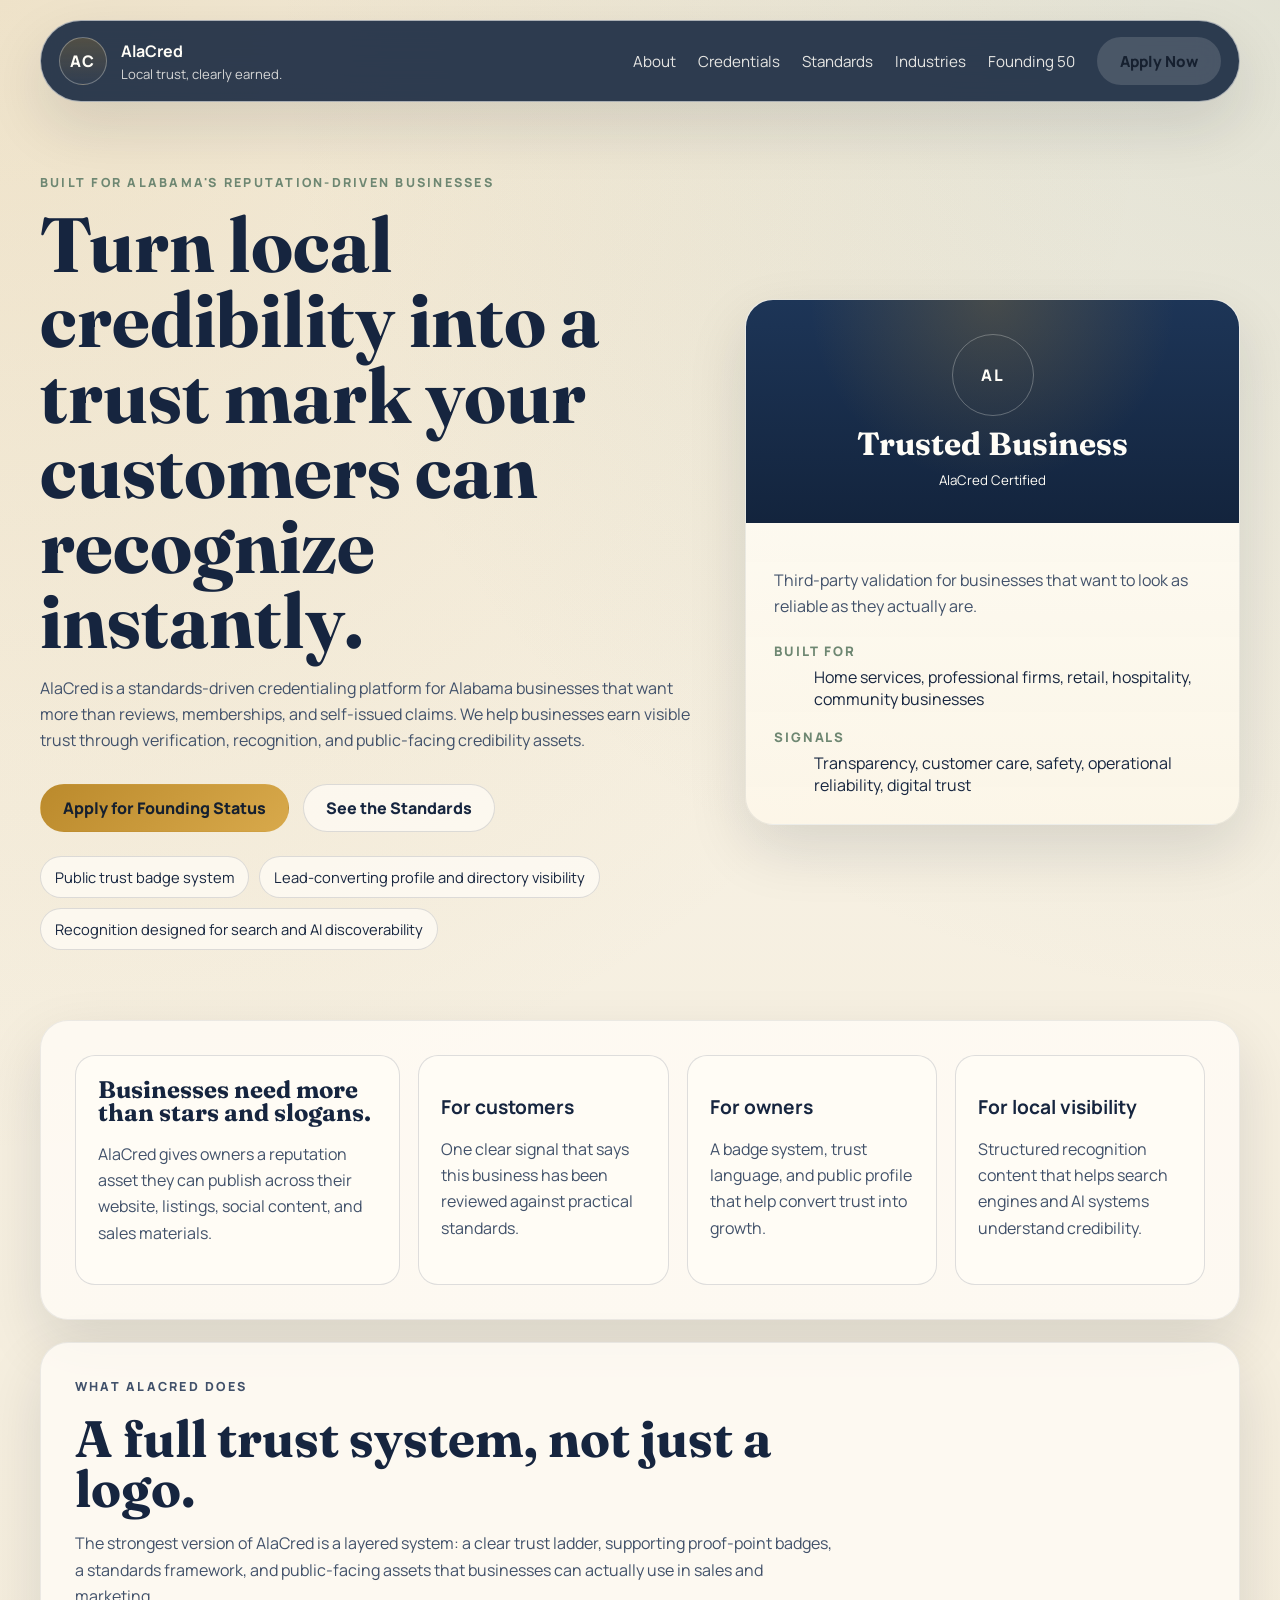
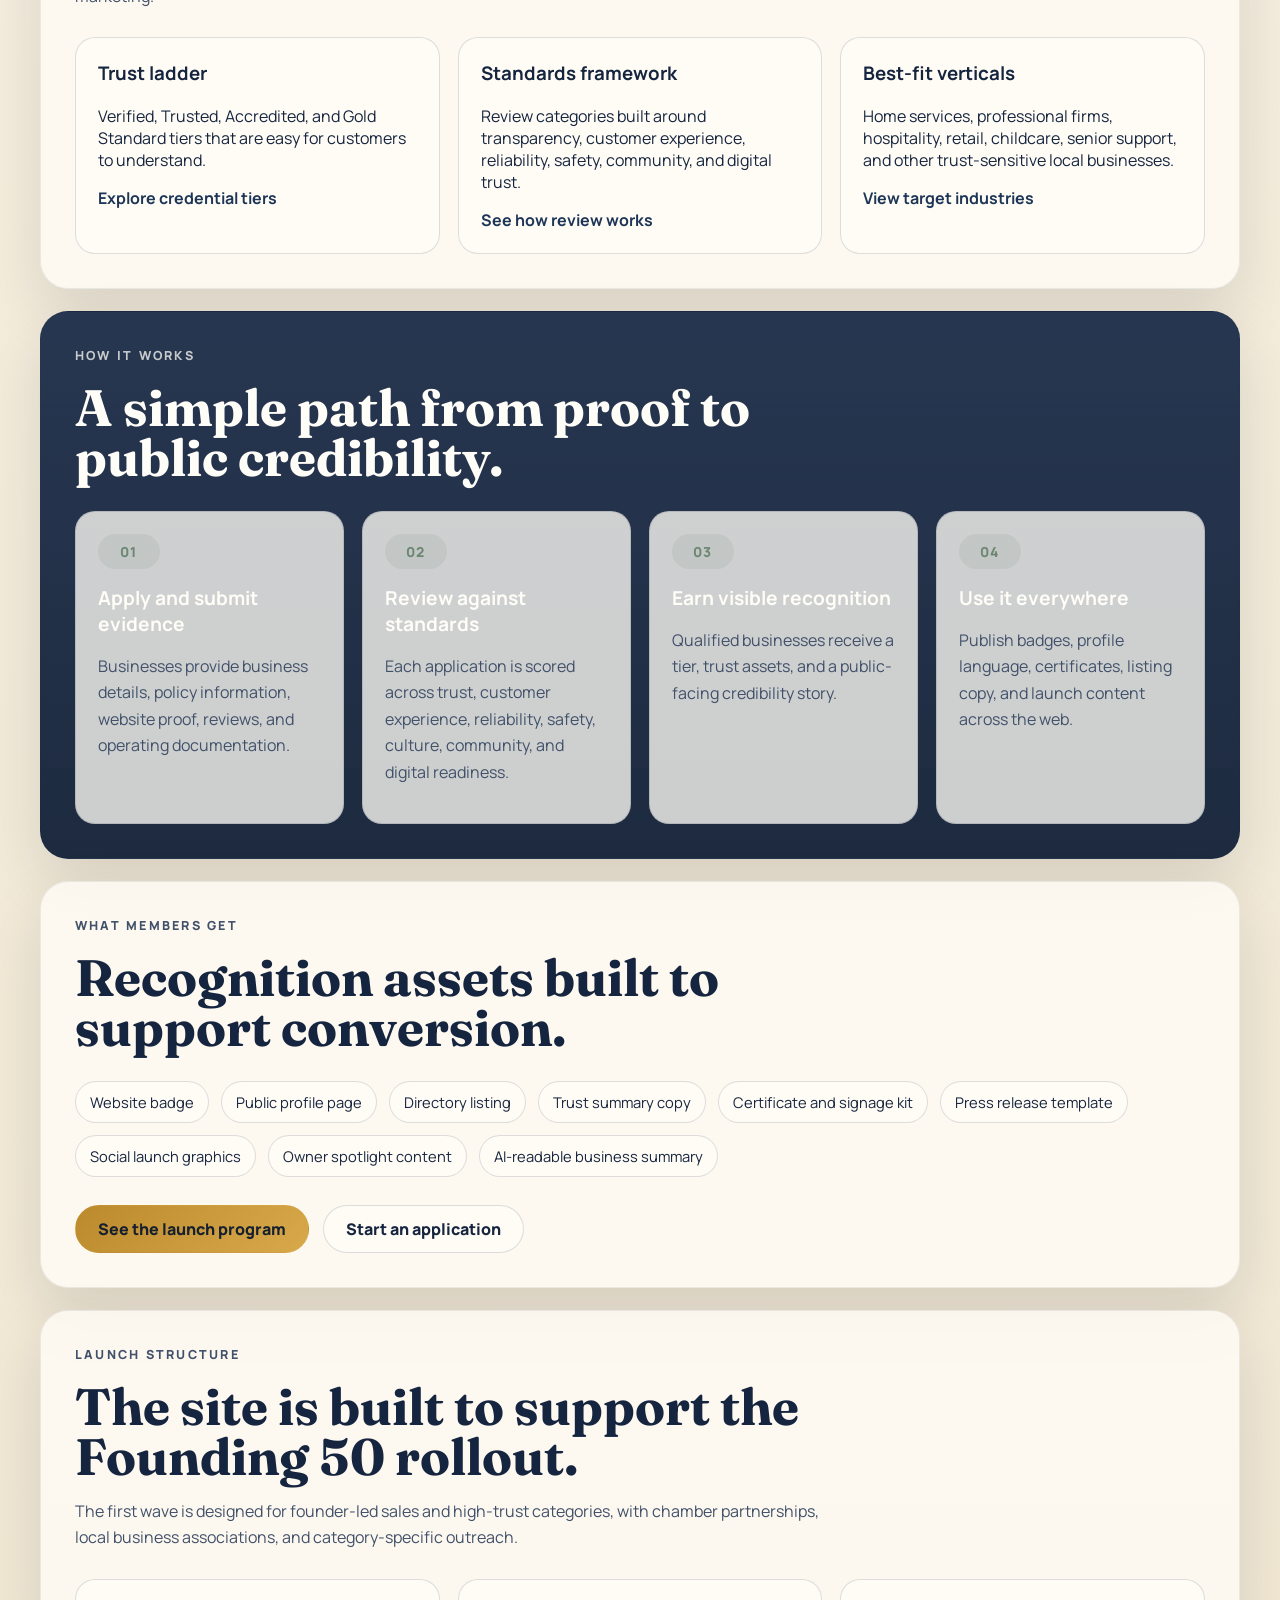
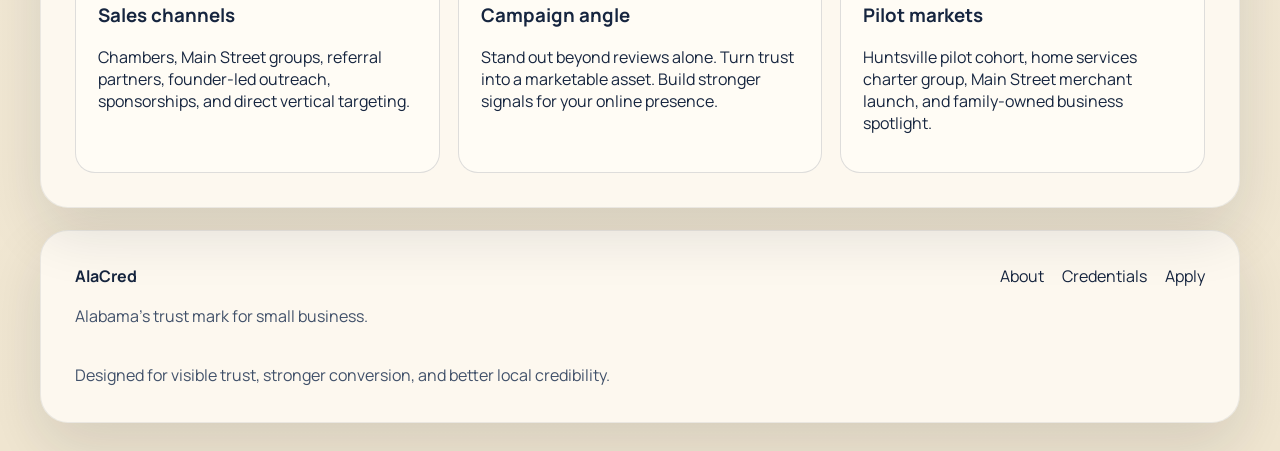
<file: index.html>
<!DOCTYPE html>
<html lang="en">
  <head>
    <meta charset="UTF-8" />
    <meta name="viewport" content="width=device-width, initial-scale=1.0" />
    <title>AlaCred | Alabama's Trust Mark for Small Business</title>
    <meta
      name="description"
      content="AlaCred helps Alabama businesses earn visible trust through standards-driven credentials, public recognition, and credibility assets customers can actually see."
    />
    <link rel="preconnect" href="https://fonts.googleapis.com" />
    <link rel="preconnect" href="https://fonts.gstatic.com" crossorigin />
    <link
      href="https://fonts.googleapis.com/css2?family=Fraunces:opsz,wght@9..144,600;9..144,700&family=Manrope:wght@400;500;600;700;800&display=swap"
      rel="stylesheet"
    />
    <link rel="stylesheet" href="./styles.css" />
  </head>
  <body data-page="home">
    <div class="site-shell">
      <header class="topbar">
        <a class="brand" href="./index.html" aria-label="AlaCred home">
          <span class="brand__seal">AC</span>
          <span class="brand__wording">
            <strong>AlaCred</strong>
            <span>Local trust, clearly earned.</span>
          </span>
        </a>
        <button class="nav-toggle" type="button" aria-expanded="false" aria-label="Open navigation">
          <span></span>
          <span></span>
        </button>
        <nav class="topnav">
          <a href="./about.html">About</a>
          <a href="./credentials.html">Credentials</a>
          <a href="./standards.html">Standards</a>
          <a href="./industries.html">Industries</a>
          <a href="./founding-50.html">Founding 50</a>
          <a class="button button--nav" href="./apply.html">Apply Now</a>
        </nav>
      </header>

      <main>
        <section class="hero hero--home" id="hero">
          <div class="hero__copy reveal">
            <p class="eyebrow">Built for Alabama's reputation-driven businesses</p>
            <h1>Turn local credibility into a trust mark your customers can recognize instantly.</h1>
            <p class="hero__lede">
              AlaCred is a standards-driven credentialing platform for Alabama businesses that want
              more than reviews, memberships, and self-issued claims. We help businesses earn visible
              trust through verification, recognition, and public-facing credibility assets.
            </p>
            <div class="hero__actions">
              <a class="button" href="./apply.html">Apply for Founding Status</a>
              <a class="button button--ghost" href="./standards.html">See the Standards</a>
            </div>
            <ul class="hero__signals">
              <li>Public trust badge system</li>
              <li>Lead-converting profile and directory visibility</li>
              <li>Recognition designed for search and AI discoverability</li>
            </ul>
          </div>
          <div class="hero__visual reveal">
            <article class="trust-card">
              <div class="trust-card__seal">
                <span>AL</span>
                <strong>Trusted Business</strong>
                <small>AlaCred Certified</small>
              </div>
              <div class="trust-card__body">
                <p>Third-party validation for businesses that want to look as reliable as they actually are.</p>
                <dl>
                  <div>
                    <dt>Built for</dt>
                    <dd>Home services, professional firms, retail, hospitality, community businesses</dd>
                  </div>
                  <div>
                    <dt>Signals</dt>
                    <dd>Transparency, customer care, safety, operational reliability, digital trust</dd>
                  </div>
                </dl>
              </div>
            </article>
          </div>
        </section>

        <section class="proof-grid reveal">
          <article>
            <h2>Businesses need more than stars and slogans.</h2>
            <p>
              AlaCred gives owners a reputation asset they can publish across their website, listings,
              social content, and sales materials.
            </p>
          </article>
          <article>
            <h3>For customers</h3>
            <p>One clear signal that says this business has been reviewed against practical standards.</p>
          </article>
          <article>
            <h3>For owners</h3>
            <p>A badge system, trust language, and public profile that help convert trust into growth.</p>
          </article>
          <article>
            <h3>For local visibility</h3>
            <p>Structured recognition content that helps search engines and AI systems understand credibility.</p>
          </article>
        </section>

        <section class="section reveal">
          <div class="section-heading">
            <p class="eyebrow">What AlaCred Does</p>
            <h2>A full trust system, not just a logo.</h2>
            <p>
              The strongest version of AlaCred is a layered system: a clear trust ladder, supporting
              proof-point badges, a standards framework, and public-facing assets that businesses can
              actually use in sales and marketing.
            </p>
          </div>
          <div class="feature-split">
            <article class="feature-panel">
              <h3>Trust ladder</h3>
              <p>Verified, Trusted, Accredited, and Gold Standard tiers that are easy for customers to understand.</p>
              <a class="text-link" href="./credentials.html">Explore credential tiers</a>
            </article>
            <article class="feature-panel">
              <h3>Standards framework</h3>
              <p>Review categories built around transparency, customer experience, reliability, safety, community, and digital trust.</p>
              <a class="text-link" href="./standards.html">See how review works</a>
            </article>
            <article class="feature-panel">
              <h3>Best-fit verticals</h3>
              <p>Home services, professional firms, hospitality, retail, childcare, senior support, and other trust-sensitive local businesses.</p>
              <a class="text-link" href="./industries.html">View target industries</a>
            </article>
          </div>
        </section>

        <section class="section section--contrast reveal">
          <div class="section-heading">
            <p class="eyebrow">How It Works</p>
            <h2>A simple path from proof to public credibility.</h2>
          </div>
          <div class="steps">
            <article class="step-card">
              <span>01</span>
              <h3>Apply and submit evidence</h3>
              <p>Businesses provide business details, policy information, website proof, reviews, and operating documentation.</p>
            </article>
            <article class="step-card">
              <span>02</span>
              <h3>Review against standards</h3>
              <p>Each application is scored across trust, customer experience, reliability, safety, culture, community, and digital readiness.</p>
            </article>
            <article class="step-card">
              <span>03</span>
              <h3>Earn visible recognition</h3>
              <p>Qualified businesses receive a tier, trust assets, and a public-facing credibility story.</p>
            </article>
            <article class="step-card">
              <span>04</span>
              <h3>Use it everywhere</h3>
              <p>Publish badges, profile language, certificates, listing copy, and launch content across the web.</p>
            </article>
          </div>
        </section>

        <section class="section section--grid reveal">
          <div class="section-heading">
            <p class="eyebrow">What Members Get</p>
            <h2>Recognition assets built to support conversion.</h2>
          </div>
          <div class="asset-board">
            <span>Website badge</span>
            <span>Public profile page</span>
            <span>Directory listing</span>
            <span>Trust summary copy</span>
            <span>Certificate and signage kit</span>
            <span>Press release template</span>
            <span>Social launch graphics</span>
            <span>Owner spotlight content</span>
            <span>AI-readable business summary</span>
          </div>
          <div class="cta-row">
            <a class="button" href="./founding-50.html">See the launch program</a>
            <a class="button button--ghost" href="./apply.html">Start an application</a>
          </div>
        </section>

        <section class="section reveal">
          <div class="section-heading">
            <p class="eyebrow">Launch Structure</p>
            <h2>The site is built to support the Founding 50 rollout.</h2>
            <p>
              The first wave is designed for founder-led sales and high-trust categories, with
              chamber partnerships, local business associations, and category-specific outreach.
            </p>
          </div>
          <div class="launch-grid">
            <article class="launch-card">
              <h3>Sales channels</h3>
              <p>Chambers, Main Street groups, referral partners, founder-led outreach, sponsorships, and direct vertical targeting.</p>
            </article>
            <article class="launch-card">
              <h3>Campaign angle</h3>
              <p>Stand out beyond reviews alone. Turn trust into a marketable asset. Build stronger signals for your online presence.</p>
            </article>
            <article class="launch-card">
              <h3>Pilot markets</h3>
              <p>Huntsville pilot cohort, home services charter group, Main Street merchant launch, and family-owned business spotlight.</p>
            </article>
          </div>
        </section>
      </main>

      <footer class="footer">
        <div>
          <strong>AlaCred</strong>
          <p>Alabama's trust mark for small business.</p>
        </div>
        <div>
          <a href="./about.html">About</a>
          <a href="./credentials.html">Credentials</a>
          <a href="./apply.html">Apply</a>
        </div>
        <p class="footer__meta">Designed for visible trust, stronger conversion, and better local credibility.</p>
      </footer>
    </div>

    <div class="toast" aria-live="polite" aria-atomic="true"></div>
    <script src="./main.js"></script>
  </body>
</html>
</file>
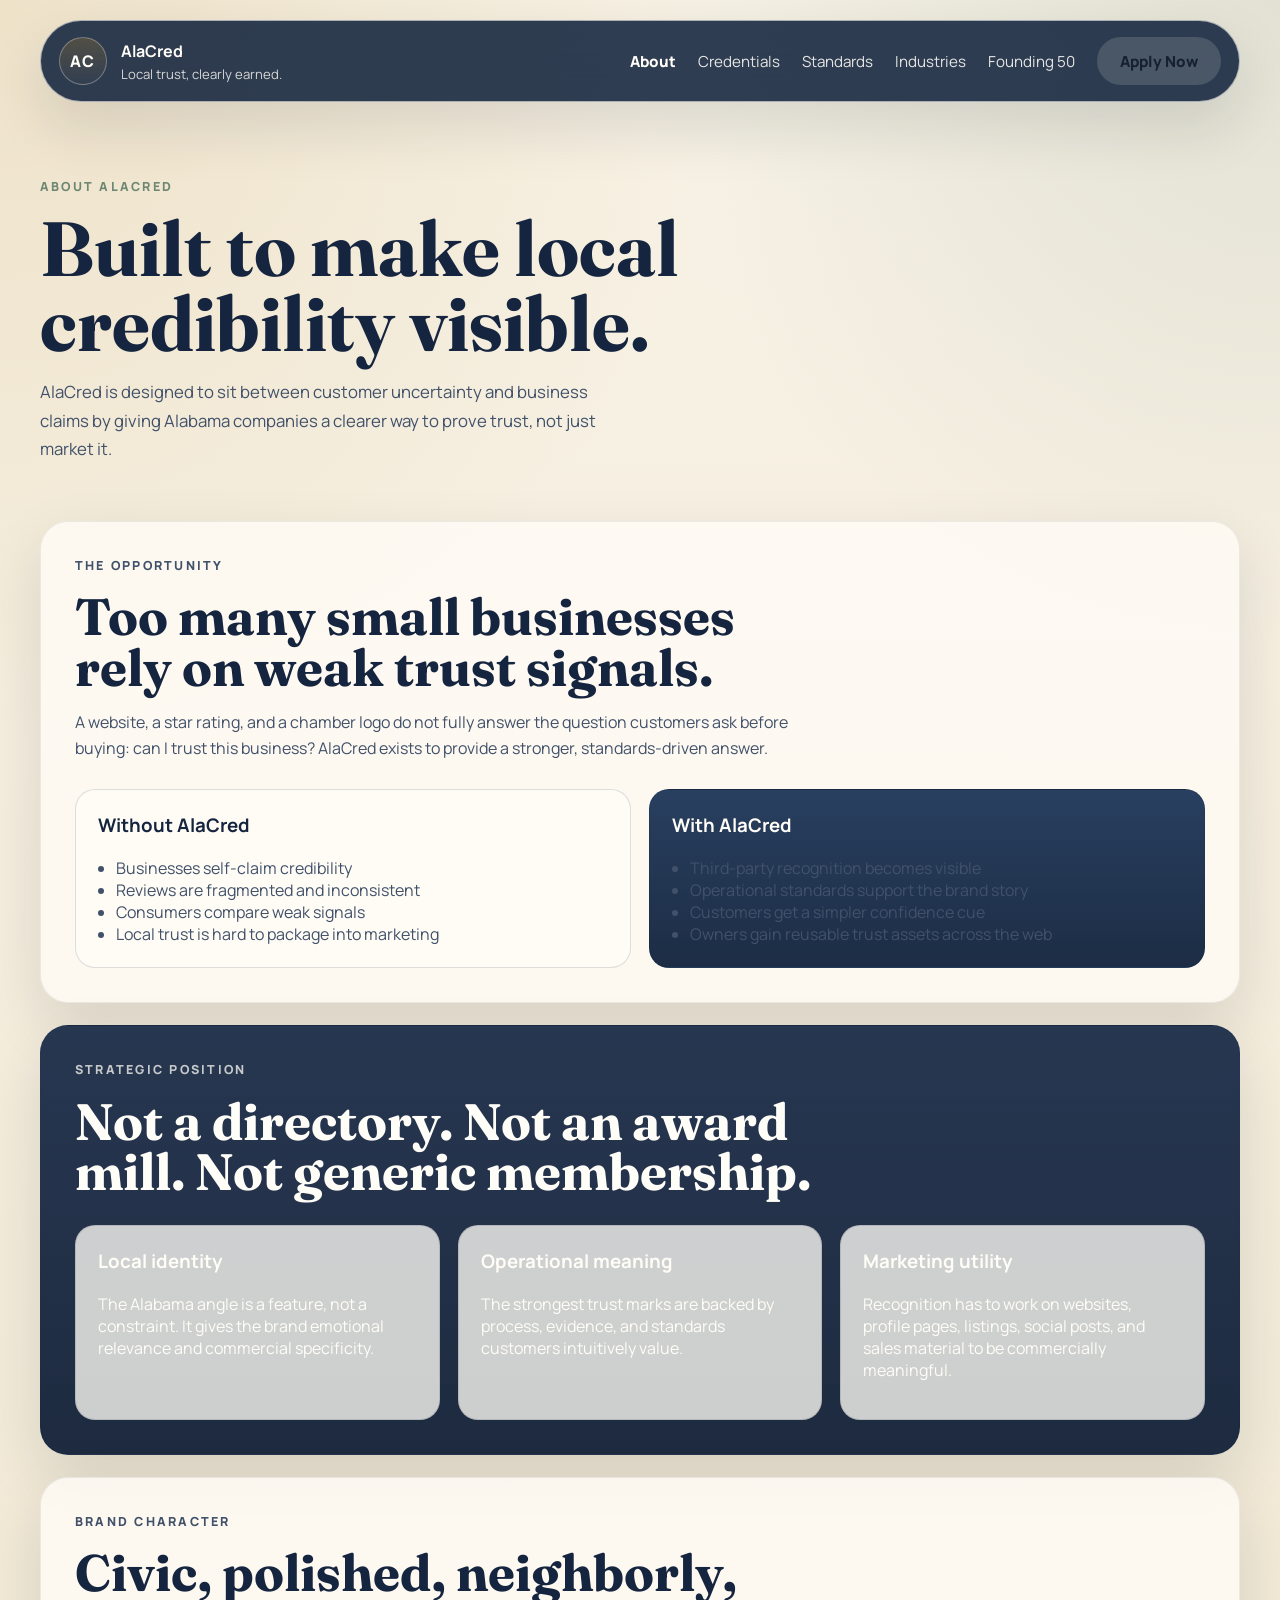
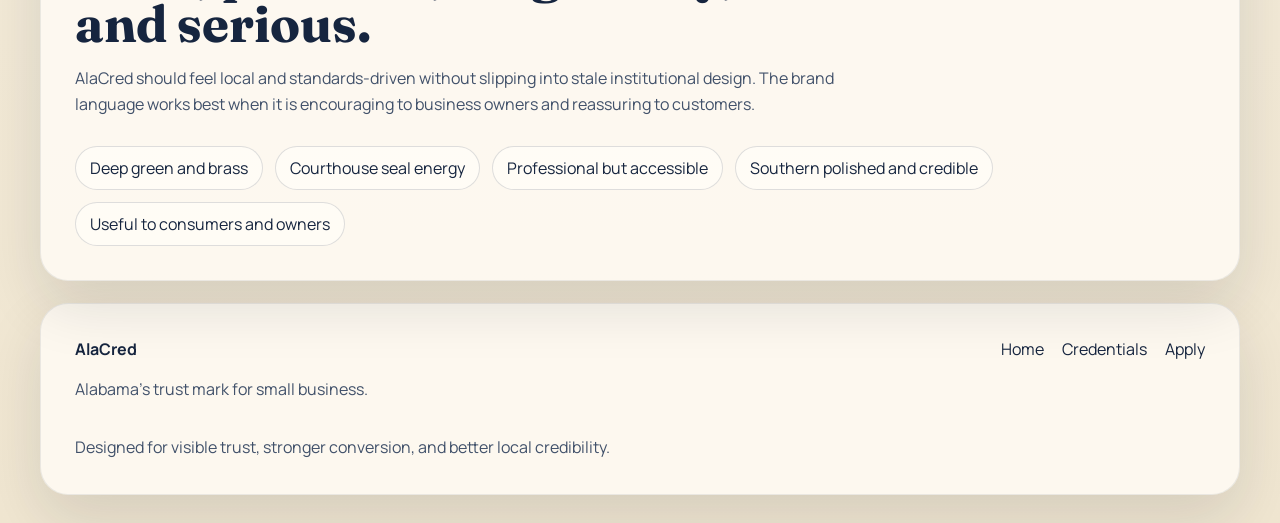
<file: about.html>
<!DOCTYPE html>
<html lang="en">
  <head>
    <meta charset="UTF-8" />
    <meta name="viewport" content="width=device-width, initial-scale=1.0" />
    <title>About AlaCred | Why It Exists</title>
    <meta
      name="description"
      content="Learn what AlaCred is, why Alabama businesses need a stronger trust signal, and how the platform is positioned."
    />
    <link rel="preconnect" href="https://fonts.googleapis.com" />
    <link rel="preconnect" href="https://fonts.gstatic.com" crossorigin />
    <link
      href="https://fonts.googleapis.com/css2?family=Fraunces:opsz,wght@9..144,600;9..144,700&family=Manrope:wght@400;500;600;700;800&display=swap"
      rel="stylesheet"
    />
    <link rel="stylesheet" href="./styles.css" />
  </head>
  <body data-page="about">
    <div class="site-shell">
      <header class="topbar">
        <a class="brand" href="./index.html" aria-label="AlaCred home">
          <span class="brand__seal">AC</span>
          <span class="brand__wording">
            <strong>AlaCred</strong>
            <span>Local trust, clearly earned.</span>
          </span>
        </a>
        <button class="nav-toggle" type="button" aria-expanded="false" aria-label="Open navigation">
          <span></span>
          <span></span>
        </button>
        <nav class="topnav">
          <a href="./about.html">About</a>
          <a href="./credentials.html">Credentials</a>
          <a href="./standards.html">Standards</a>
          <a href="./industries.html">Industries</a>
          <a href="./founding-50.html">Founding 50</a>
          <a class="button button--nav" href="./apply.html">Apply Now</a>
        </nav>
      </header>

      <main>
        <section class="page-hero reveal">
          <p class="eyebrow">About AlaCred</p>
          <h1>Built to make local credibility visible.</h1>
          <p class="page-hero__lede">
            AlaCred is designed to sit between customer uncertainty and business claims by giving
            Alabama companies a clearer way to prove trust, not just market it.
          </p>
        </section>

        <section class="section reveal">
          <div class="section-heading">
            <p class="eyebrow">The Opportunity</p>
            <h2>Too many small businesses rely on weak trust signals.</h2>
            <p>
              A website, a star rating, and a chamber logo do not fully answer the question customers
              ask before buying: can I trust this business? AlaCred exists to provide a stronger,
              standards-driven answer.
            </p>
          </div>
          <div class="comparison-grid">
            <article class="comparison-card">
              <h3>Without AlaCred</h3>
              <ul>
                <li>Businesses self-claim credibility</li>
                <li>Reviews are fragmented and inconsistent</li>
                <li>Consumers compare weak signals</li>
                <li>Local trust is hard to package into marketing</li>
              </ul>
            </article>
            <article class="comparison-card comparison-card--accent">
              <h3>With AlaCred</h3>
              <ul>
                <li>Third-party recognition becomes visible</li>
                <li>Operational standards support the brand story</li>
                <li>Customers get a simpler confidence cue</li>
                <li>Owners gain reusable trust assets across the web</li>
              </ul>
            </article>
          </div>
        </section>

        <section class="section section--contrast reveal">
          <div class="section-heading">
            <p class="eyebrow">Strategic Position</p>
            <h2>Not a directory. Not an award mill. Not generic membership.</h2>
          </div>
          <div class="pillars-grid">
            <article class="pillar-card">
              <h3>Local identity</h3>
              <p>The Alabama angle is a feature, not a constraint. It gives the brand emotional relevance and commercial specificity.</p>
            </article>
            <article class="pillar-card">
              <h3>Operational meaning</h3>
              <p>The strongest trust marks are backed by process, evidence, and standards customers intuitively value.</p>
            </article>
            <article class="pillar-card">
              <h3>Marketing utility</h3>
              <p>Recognition has to work on websites, profile pages, listings, social posts, and sales material to be commercially meaningful.</p>
            </article>
          </div>
        </section>

        <section class="section reveal">
          <div class="section-heading">
            <p class="eyebrow">Brand Character</p>
            <h2>Civic, polished, neighborly, and serious.</h2>
            <p>
              AlaCred should feel local and standards-driven without slipping into stale institutional
              design. The brand language works best when it is encouraging to business owners and
              reassuring to customers.
            </p>
          </div>
          <div class="brand-notes">
            <span>Deep green and brass</span>
            <span>Courthouse seal energy</span>
            <span>Professional but accessible</span>
            <span>Southern polished and credible</span>
            <span>Useful to consumers and owners</span>
          </div>
        </section>
      </main>

      <footer class="footer">
        <div>
          <strong>AlaCred</strong>
          <p>Alabama's trust mark for small business.</p>
        </div>
        <div>
          <a href="./index.html">Home</a>
          <a href="./credentials.html">Credentials</a>
          <a href="./apply.html">Apply</a>
        </div>
        <p class="footer__meta">Designed for visible trust, stronger conversion, and better local credibility.</p>
      </footer>
    </div>
    <div class="toast" aria-live="polite" aria-atomic="true"></div>
    <script src="./main.js"></script>
  </body>
</html>
</file>
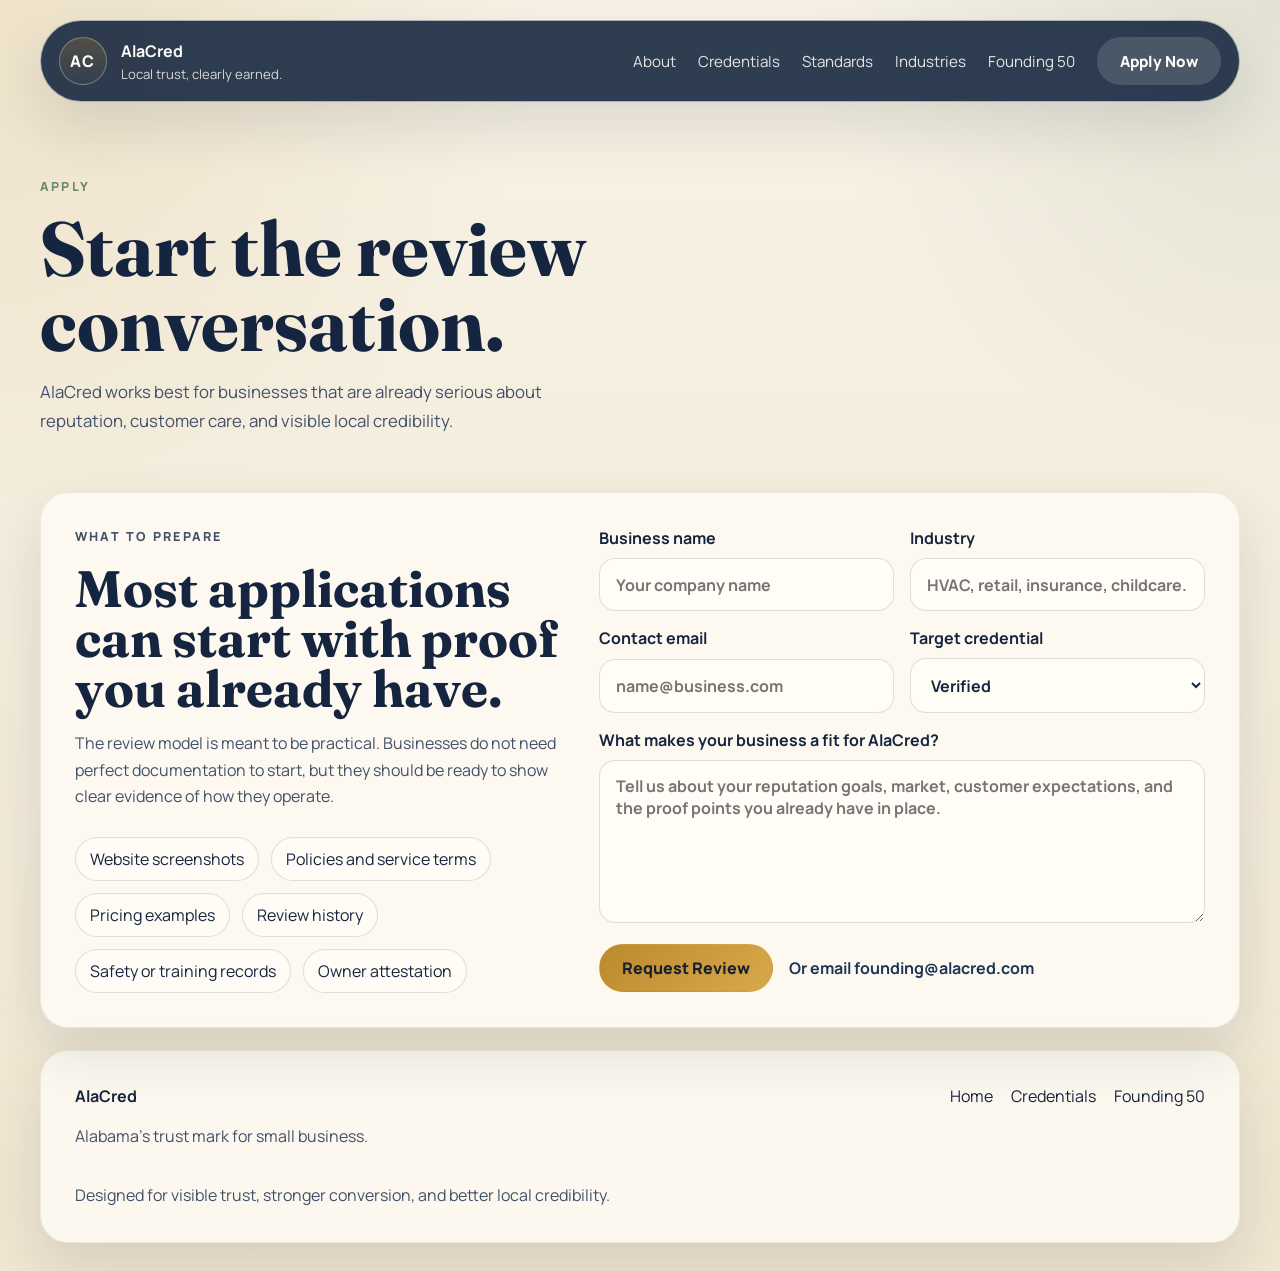
<file: apply.html>
<!DOCTYPE html>
<html lang="en">
  <head>
    <meta charset="UTF-8" />
    <meta name="viewport" content="width=device-width, initial-scale=1.0" />
    <title>Apply | AlaCred</title>
    <meta
      name="description"
      content="Start an AlaCred application and see what businesses should prepare before review."
    />
    <link rel="preconnect" href="https://fonts.googleapis.com" />
    <link rel="preconnect" href="https://fonts.gstatic.com" crossorigin />
    <link
      href="https://fonts.googleapis.com/css2?family=Fraunces:opsz,wght@9..144,600;9..144,700&family=Manrope:wght@400;500;600;700;800&display=swap"
      rel="stylesheet"
    />
    <link rel="stylesheet" href="./styles.css" />
  </head>
  <body data-page="apply">
    <div class="site-shell">
      <header class="topbar">
        <a class="brand" href="./index.html" aria-label="AlaCred home">
          <span class="brand__seal">AC</span>
          <span class="brand__wording">
            <strong>AlaCred</strong>
            <span>Local trust, clearly earned.</span>
          </span>
        </a>
        <button class="nav-toggle" type="button" aria-expanded="false" aria-label="Open navigation">
          <span></span>
          <span></span>
        </button>
        <nav class="topnav">
          <a href="./about.html">About</a>
          <a href="./credentials.html">Credentials</a>
          <a href="./standards.html">Standards</a>
          <a href="./industries.html">Industries</a>
          <a href="./founding-50.html">Founding 50</a>
          <a class="button button--nav" href="./apply.html">Apply Now</a>
        </nav>
      </header>

      <main>
        <section class="page-hero reveal">
          <p class="eyebrow">Apply</p>
          <h1>Start the review conversation.</h1>
          <p class="page-hero__lede">
            AlaCred works best for businesses that are already serious about reputation, customer
            care, and visible local credibility.
          </p>
        </section>

        <section class="section section--split reveal">
          <div class="section-heading">
            <p class="eyebrow">What To Prepare</p>
            <h2>Most applications can start with proof you already have.</h2>
            <p>
              The review model is meant to be practical. Businesses do not need perfect documentation
              to start, but they should be ready to show clear evidence of how they operate.
            </p>
            <div class="brand-notes">
              <span>Website screenshots</span>
              <span>Policies and service terms</span>
              <span>Pricing examples</span>
              <span>Review history</span>
              <span>Safety or training records</span>
              <span>Owner attestation</span>
            </div>
          </div>
          <form class="apply-form">
            <label>
              Business name
              <input type="text" name="business_name" placeholder="Your company name" />
            </label>
            <label>
              Industry
              <input type="text" name="industry" placeholder="HVAC, retail, insurance, childcare..." />
            </label>
            <label>
              Contact email
              <input type="email" name="email" placeholder="name@business.com" />
            </label>
            <label>
              Target credential
              <select name="tier">
                <option>Verified</option>
                <option>Trusted</option>
                <option>Accredited</option>
                <option>Gold Standard</option>
              </select>
            </label>
            <label class="apply-form__full">
              What makes your business a fit for AlaCred?
              <textarea
                name="message"
                rows="6"
                placeholder="Tell us about your reputation goals, market, customer expectations, and the proof points you already have in place."
              ></textarea>
            </label>
            <div class="apply-form__actions">
              <button class="button" type="submit">Request Review</button>
              <a class="text-link" href="mailto:founding@alacred.com?subject=AlaCred%20Application">
                Or email founding@alacred.com
              </a>
            </div>
          </form>
        </section>
      </main>

      <footer class="footer">
        <div>
          <strong>AlaCred</strong>
          <p>Alabama's trust mark for small business.</p>
        </div>
        <div>
          <a href="./index.html">Home</a>
          <a href="./credentials.html">Credentials</a>
          <a href="./founding-50.html">Founding 50</a>
        </div>
        <p class="footer__meta">Designed for visible trust, stronger conversion, and better local credibility.</p>
      </footer>
    </div>
    <div class="toast" aria-live="polite" aria-atomic="true"></div>
    <script src="./main.js"></script>
  </body>
</html>
</file>
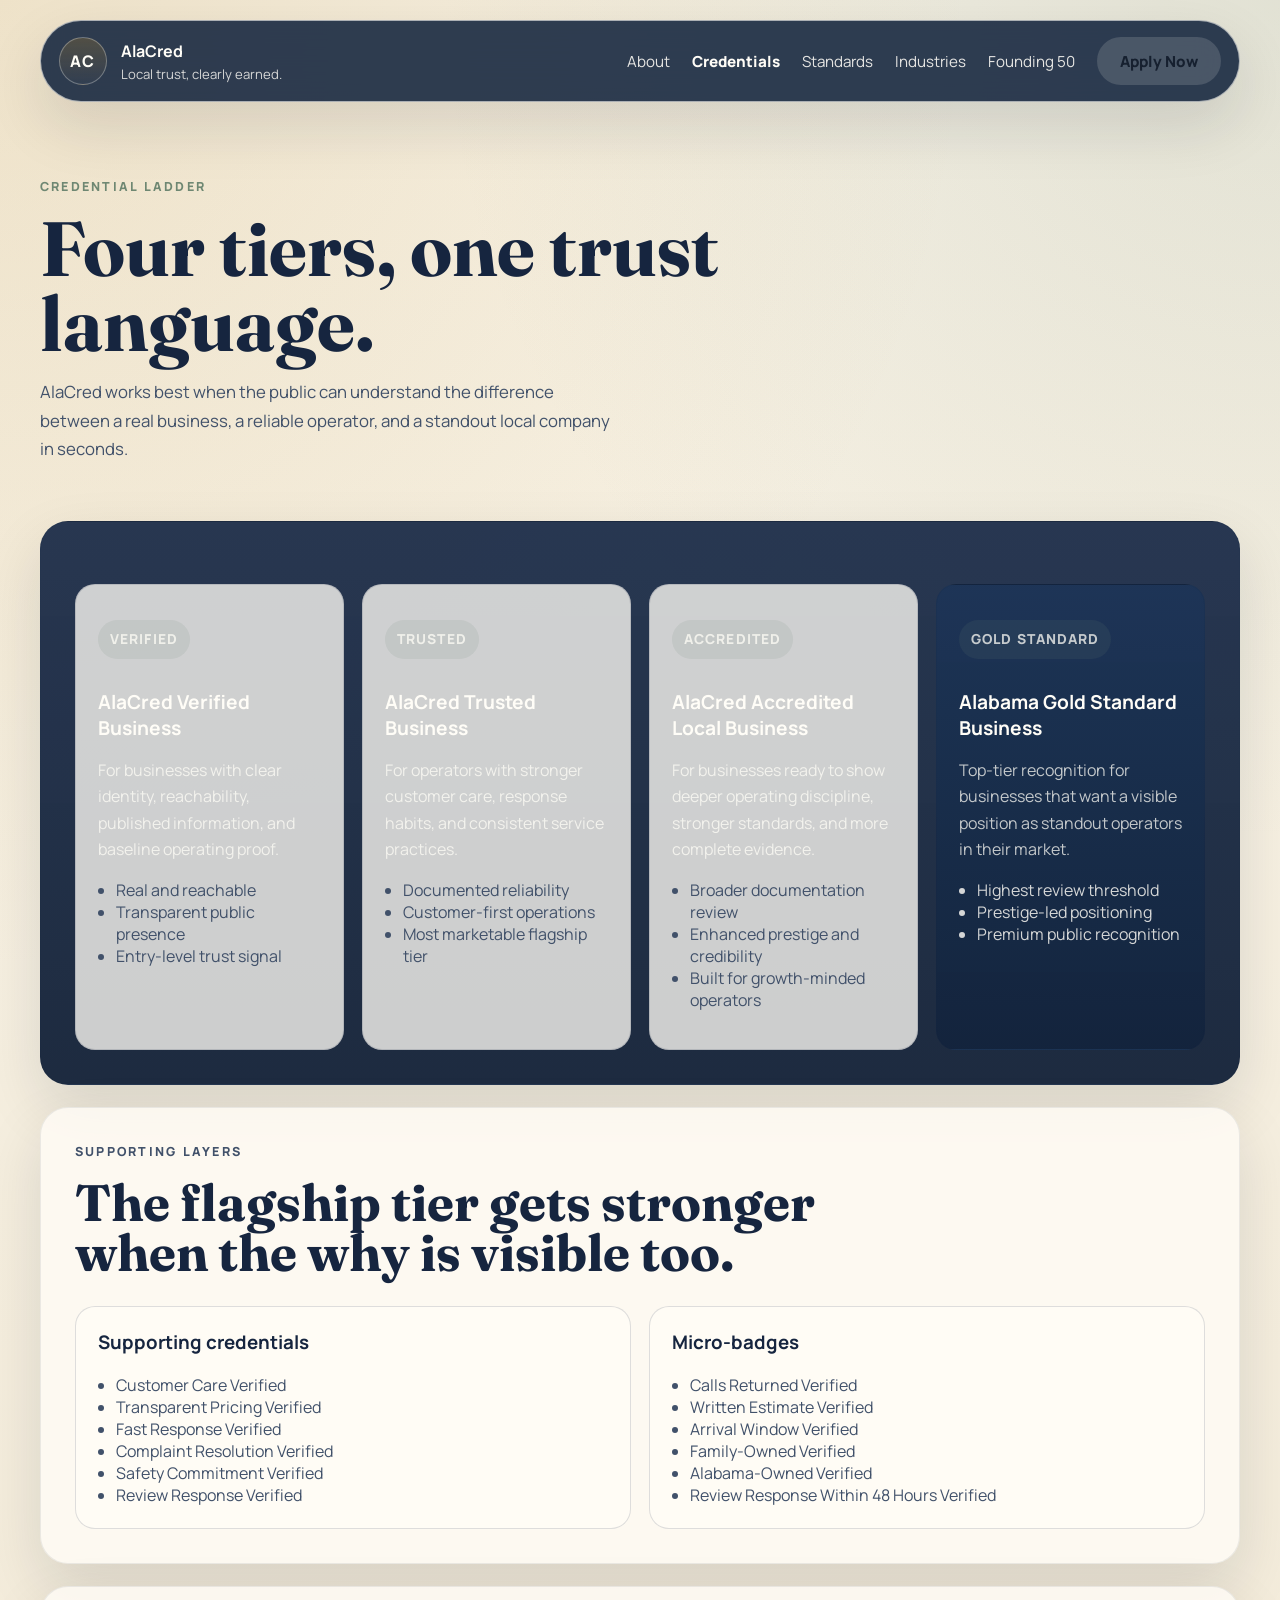
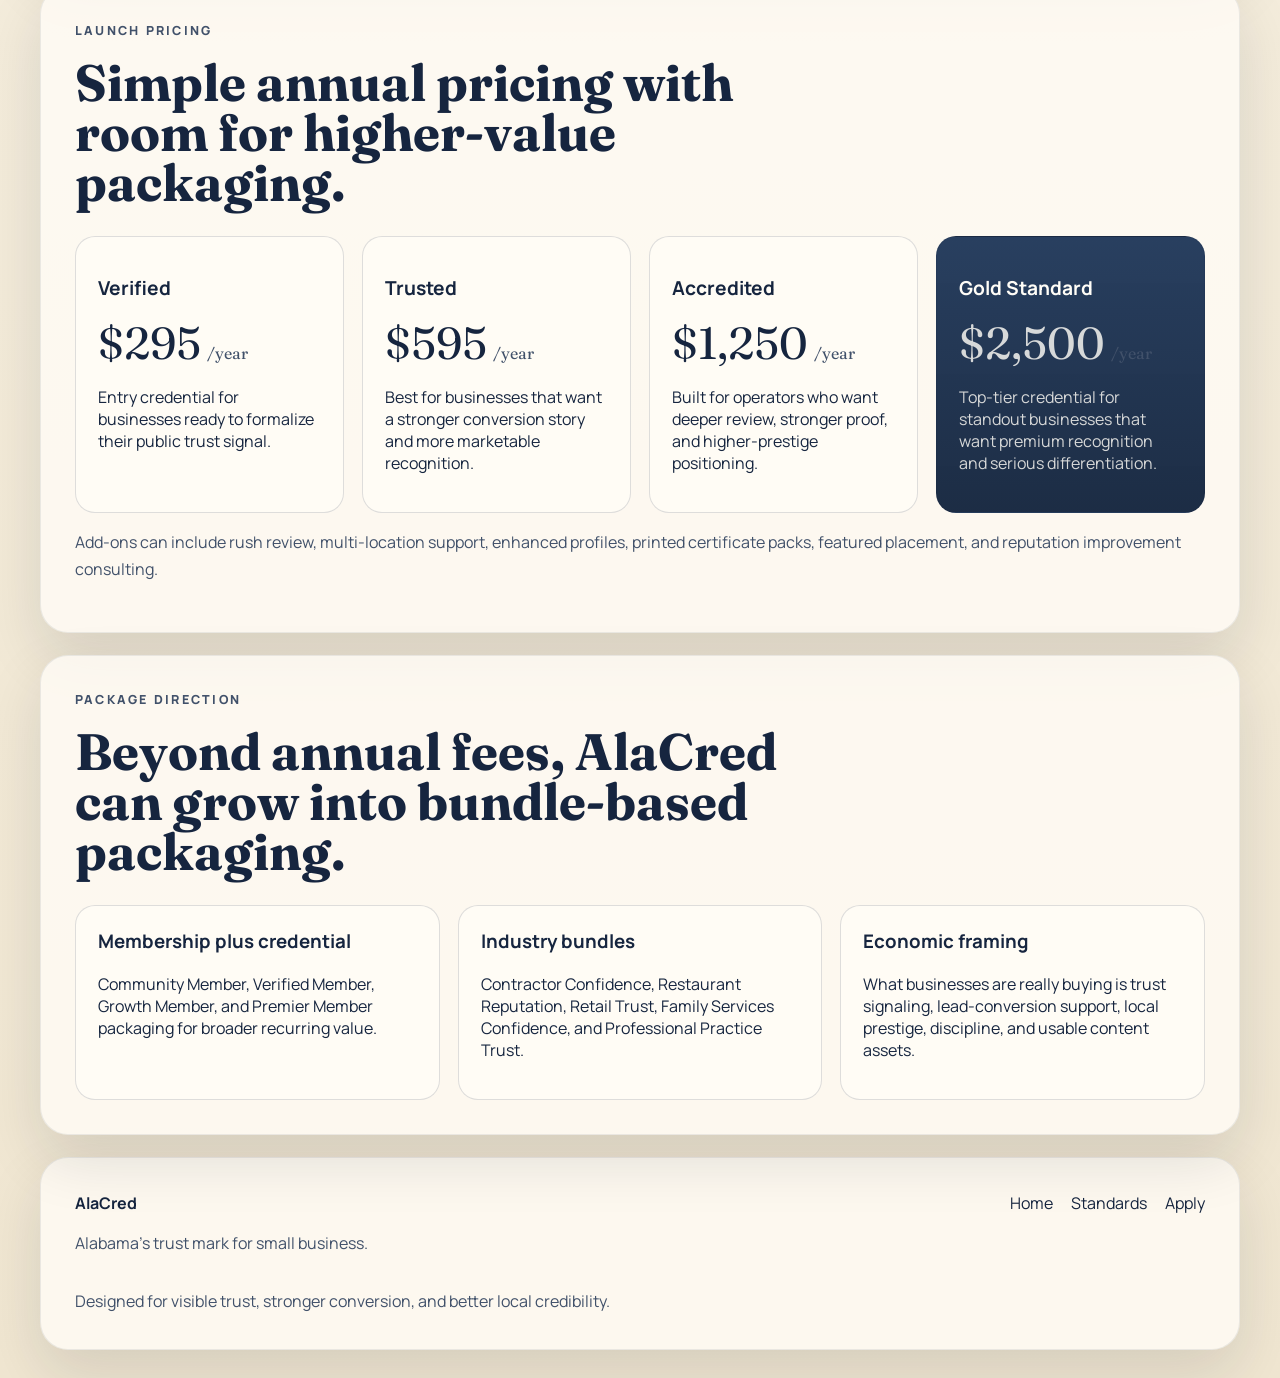
<file: credentials.html>
<!DOCTYPE html>
<html lang="en">
  <head>
    <meta charset="UTF-8" />
    <meta name="viewport" content="width=device-width, initial-scale=1.0" />
    <title>AlaCred Credentials | Trust Ladder and Packages</title>
    <meta
      name="description"
      content="Explore AlaCred's trust ladder, package structure, and the business value behind each credential tier."
    />
    <link rel="preconnect" href="https://fonts.googleapis.com" />
    <link rel="preconnect" href="https://fonts.gstatic.com" crossorigin />
    <link
      href="https://fonts.googleapis.com/css2?family=Fraunces:opsz,wght@9..144,600;9..144,700&family=Manrope:wght@400;500;600;700;800&display=swap"
      rel="stylesheet"
    />
    <link rel="stylesheet" href="./styles.css" />
  </head>
  <body data-page="credentials">
    <div class="site-shell">
      <header class="topbar">
        <a class="brand" href="./index.html" aria-label="AlaCred home">
          <span class="brand__seal">AC</span>
          <span class="brand__wording">
            <strong>AlaCred</strong>
            <span>Local trust, clearly earned.</span>
          </span>
        </a>
        <button class="nav-toggle" type="button" aria-expanded="false" aria-label="Open navigation">
          <span></span>
          <span></span>
        </button>
        <nav class="topnav">
          <a href="./about.html">About</a>
          <a href="./credentials.html">Credentials</a>
          <a href="./standards.html">Standards</a>
          <a href="./industries.html">Industries</a>
          <a href="./founding-50.html">Founding 50</a>
          <a class="button button--nav" href="./apply.html">Apply Now</a>
        </nav>
      </header>

      <main>
        <section class="page-hero reveal">
          <p class="eyebrow">Credential Ladder</p>
          <h1>Four tiers, one trust language.</h1>
          <p class="page-hero__lede">
            AlaCred works best when the public can understand the difference between a real business,
            a reliable operator, and a standout local company in seconds.
          </p>
        </section>

        <section class="section section--contrast reveal">
          <div class="tiers">
            <article class="tier-card">
              <p class="tier-card__level">Verified</p>
              <h3>AlaCred Verified Business</h3>
              <p>For businesses with clear identity, reachability, published information, and baseline operating proof.</p>
              <ul>
                <li>Real and reachable</li>
                <li>Transparent public presence</li>
                <li>Entry-level trust signal</li>
              </ul>
            </article>
            <article class="tier-card">
              <p class="tier-card__level">Trusted</p>
              <h3>AlaCred Trusted Business</h3>
              <p>For operators with stronger customer care, response habits, and consistent service practices.</p>
              <ul>
                <li>Documented reliability</li>
                <li>Customer-first operations</li>
                <li>Most marketable flagship tier</li>
              </ul>
            </article>
            <article class="tier-card">
              <p class="tier-card__level">Accredited</p>
              <h3>AlaCred Accredited Local Business</h3>
              <p>For businesses ready to show deeper operating discipline, stronger standards, and more complete evidence.</p>
              <ul>
                <li>Broader documentation review</li>
                <li>Enhanced prestige and credibility</li>
                <li>Built for growth-minded operators</li>
              </ul>
            </article>
            <article class="tier-card tier-card--featured">
              <p class="tier-card__level">Gold Standard</p>
              <h3>Alabama Gold Standard Business</h3>
              <p>Top-tier recognition for businesses that want a visible position as standout operators in their market.</p>
              <ul>
                <li>Highest review threshold</li>
                <li>Prestige-led positioning</li>
                <li>Premium public recognition</li>
              </ul>
            </article>
          </div>
        </section>

        <section class="section reveal">
          <div class="section-heading">
            <p class="eyebrow">Supporting Layers</p>
            <h2>The flagship tier gets stronger when the why is visible too.</h2>
          </div>
          <div class="two-column-panels">
            <article class="content-panel">
              <h3>Supporting credentials</h3>
              <ul>
                <li>Customer Care Verified</li>
                <li>Transparent Pricing Verified</li>
                <li>Fast Response Verified</li>
                <li>Complaint Resolution Verified</li>
                <li>Safety Commitment Verified</li>
                <li>Review Response Verified</li>
              </ul>
            </article>
            <article class="content-panel">
              <h3>Micro-badges</h3>
              <ul>
                <li>Calls Returned Verified</li>
                <li>Written Estimate Verified</li>
                <li>Arrival Window Verified</li>
                <li>Family-Owned Verified</li>
                <li>Alabama-Owned Verified</li>
                <li>Review Response Within 48 Hours Verified</li>
              </ul>
            </article>
          </div>
        </section>

        <section class="section reveal">
          <div class="section-heading">
            <p class="eyebrow">Launch Pricing</p>
            <h2>Simple annual pricing with room for higher-value packaging.</h2>
          </div>
          <div class="pricing-grid">
            <article class="price-card">
              <h3>Verified</h3>
              <p class="price">$295<span>/year</span></p>
              <p>Entry credential for businesses ready to formalize their public trust signal.</p>
            </article>
            <article class="price-card">
              <h3>Trusted</h3>
              <p class="price">$595<span>/year</span></p>
              <p>Best for businesses that want a stronger conversion story and more marketable recognition.</p>
            </article>
            <article class="price-card">
              <h3>Accredited</h3>
              <p class="price">$1,250<span>/year</span></p>
              <p>Built for operators who want deeper review, stronger proof, and higher-prestige positioning.</p>
            </article>
            <article class="price-card price-card--accent">
              <h3>Gold Standard</h3>
              <p class="price">$2,500<span>/year</span></p>
              <p>Top-tier credential for standout businesses that want premium recognition and serious differentiation.</p>
            </article>
          </div>
          <p class="pricing-note">
            Add-ons can include rush review, multi-location support, enhanced profiles, printed
            certificate packs, featured placement, and reputation improvement consulting.
          </p>
        </section>

        <section class="section section--grid reveal">
          <div class="section-heading">
            <p class="eyebrow">Package Direction</p>
            <h2>Beyond annual fees, AlaCred can grow into bundle-based packaging.</h2>
          </div>
          <div class="launch-grid">
            <article class="launch-card">
              <h3>Membership plus credential</h3>
              <p>Community Member, Verified Member, Growth Member, and Premier Member packaging for broader recurring value.</p>
            </article>
            <article class="launch-card">
              <h3>Industry bundles</h3>
              <p>Contractor Confidence, Restaurant Reputation, Retail Trust, Family Services Confidence, and Professional Practice Trust.</p>
            </article>
            <article class="launch-card">
              <h3>Economic framing</h3>
              <p>What businesses are really buying is trust signaling, lead-conversion support, local prestige, discipline, and usable content assets.</p>
            </article>
          </div>
        </section>
      </main>

      <footer class="footer">
        <div>
          <strong>AlaCred</strong>
          <p>Alabama's trust mark for small business.</p>
        </div>
        <div>
          <a href="./index.html">Home</a>
          <a href="./standards.html">Standards</a>
          <a href="./apply.html">Apply</a>
        </div>
        <p class="footer__meta">Designed for visible trust, stronger conversion, and better local credibility.</p>
      </footer>
    </div>
    <div class="toast" aria-live="polite" aria-atomic="true"></div>
    <script src="./main.js"></script>
  </body>
</html>
</file>
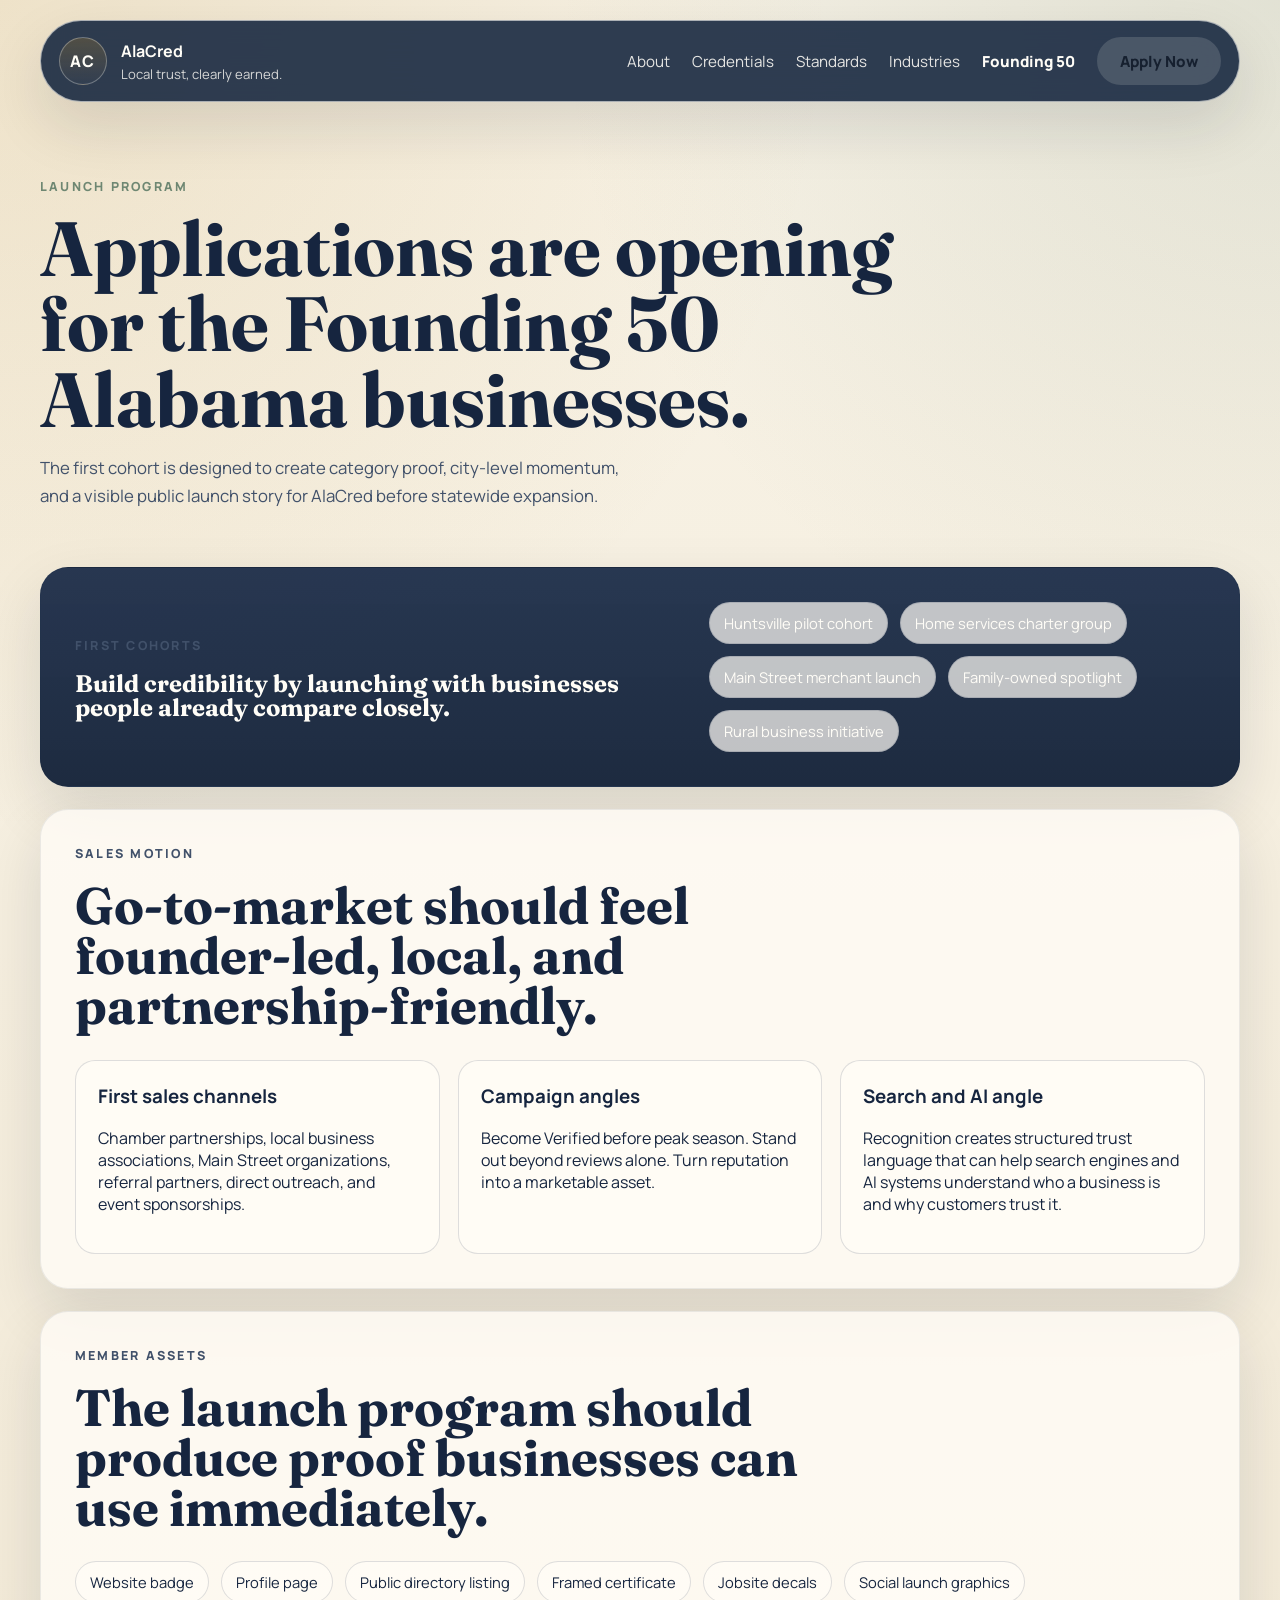
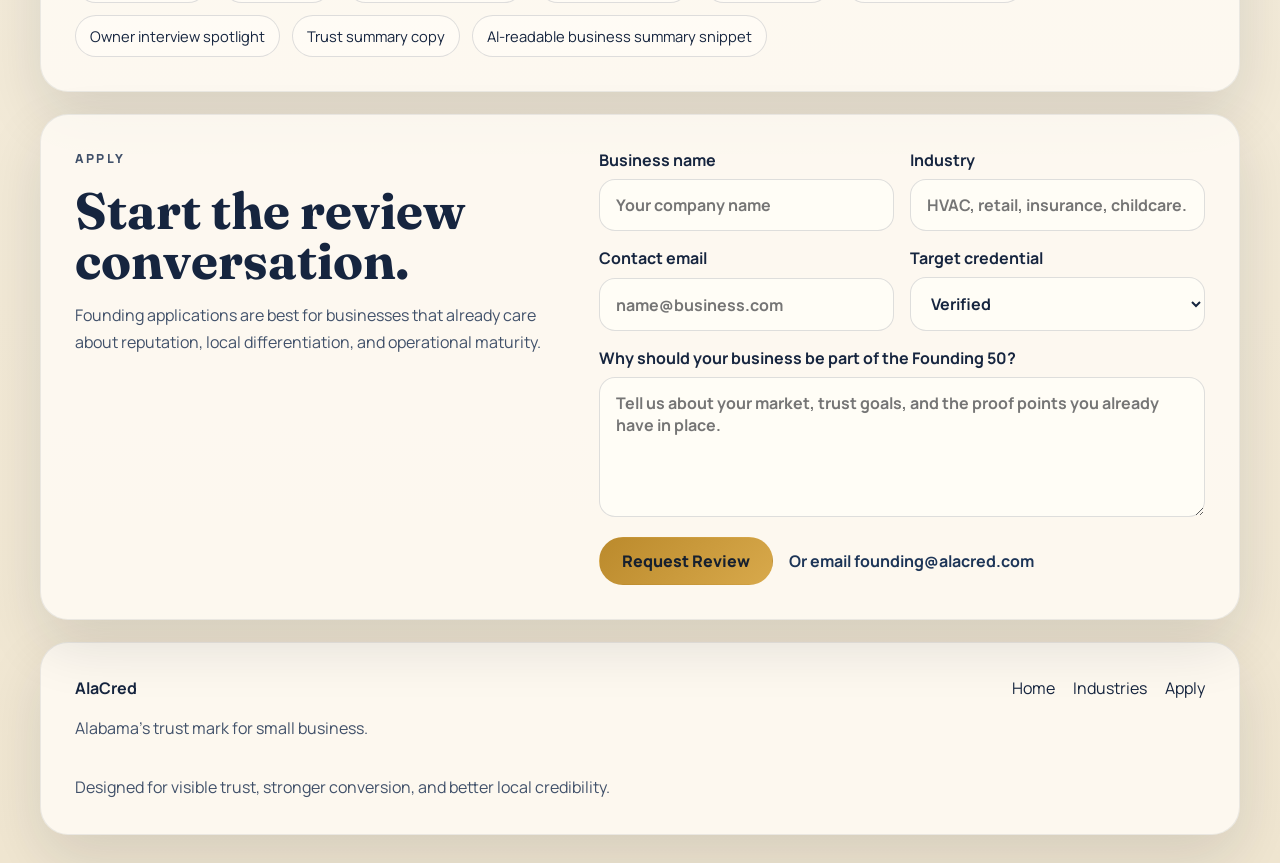
<file: founding-50.html>
<!DOCTYPE html>
<html lang="en">
  <head>
    <meta charset="UTF-8" />
    <meta name="viewport" content="width=device-width, initial-scale=1.0" />
    <title>Founding 50 | AlaCred Launch Program</title>
    <meta
      name="description"
      content="Explore the AlaCred Founding 50 program, launch channels, campaign themes, and the first cohort strategy."
    />
    <link rel="preconnect" href="https://fonts.googleapis.com" />
    <link rel="preconnect" href="https://fonts.gstatic.com" crossorigin />
    <link
      href="https://fonts.googleapis.com/css2?family=Fraunces:opsz,wght@9..144,600;9..144,700&family=Manrope:wght@400;500;600;700;800&display=swap"
      rel="stylesheet"
    />
    <link rel="stylesheet" href="./styles.css" />
  </head>
  <body data-page="founding">
    <div class="site-shell">
      <header class="topbar">
        <a class="brand" href="./index.html" aria-label="AlaCred home">
          <span class="brand__seal">AC</span>
          <span class="brand__wording">
            <strong>AlaCred</strong>
            <span>Local trust, clearly earned.</span>
          </span>
        </a>
        <button class="nav-toggle" type="button" aria-expanded="false" aria-label="Open navigation">
          <span></span>
          <span></span>
        </button>
        <nav class="topnav">
          <a href="./about.html">About</a>
          <a href="./credentials.html">Credentials</a>
          <a href="./standards.html">Standards</a>
          <a href="./industries.html">Industries</a>
          <a href="./founding-50.html">Founding 50</a>
          <a class="button button--nav" href="./apply.html">Apply Now</a>
        </nav>
      </header>

      <main>
        <section class="page-hero reveal">
          <p class="eyebrow">Launch Program</p>
          <h1>Applications are opening for the Founding 50 Alabama businesses.</h1>
          <p class="page-hero__lede">
            The first cohort is designed to create category proof, city-level momentum, and a visible
            public launch story for AlaCred before statewide expansion.
          </p>
        </section>

        <section class="section section--contrast reveal">
          <div class="launch-banner">
            <div>
              <p class="eyebrow">First Cohorts</p>
              <h2>Build credibility by launching with businesses people already compare closely.</h2>
            </div>
            <div class="launch-banner__tags">
              <span>Huntsville pilot cohort</span>
              <span>Home services charter group</span>
              <span>Main Street merchant launch</span>
              <span>Family-owned spotlight</span>
              <span>Rural business initiative</span>
            </div>
          </div>
        </section>

        <section class="section reveal">
          <div class="section-heading">
            <p class="eyebrow">Sales Motion</p>
            <h2>Go-to-market should feel founder-led, local, and partnership-friendly.</h2>
          </div>
          <div class="launch-grid">
            <article class="launch-card">
              <h3>First sales channels</h3>
              <p>Chamber partnerships, local business associations, Main Street organizations, referral partners, direct outreach, and event sponsorships.</p>
            </article>
            <article class="launch-card">
              <h3>Campaign angles</h3>
              <p>Become Verified before peak season. Stand out beyond reviews alone. Turn reputation into a marketable asset.</p>
            </article>
            <article class="launch-card">
              <h3>Search and AI angle</h3>
              <p>Recognition creates structured trust language that can help search engines and AI systems understand who a business is and why customers trust it.</p>
            </article>
          </div>
        </section>

        <section class="section reveal">
          <div class="section-heading">
            <p class="eyebrow">Member Assets</p>
            <h2>The launch program should produce proof businesses can use immediately.</h2>
          </div>
          <div class="asset-board">
            <span>Website badge</span>
            <span>Profile page</span>
            <span>Public directory listing</span>
            <span>Framed certificate</span>
            <span>Jobsite decals</span>
            <span>Social launch graphics</span>
            <span>Owner interview spotlight</span>
            <span>Trust summary copy</span>
            <span>AI-readable business summary snippet</span>
          </div>
        </section>

        <section class="section section--split reveal">
          <div class="section-heading">
            <p class="eyebrow">Apply</p>
            <h2>Start the review conversation.</h2>
            <p>
              Founding applications are best for businesses that already care about reputation, local
              differentiation, and operational maturity.
            </p>
          </div>
          <form class="apply-form">
            <label>
              Business name
              <input type="text" name="business_name" placeholder="Your company name" />
            </label>
            <label>
              Industry
              <input type="text" name="industry" placeholder="HVAC, retail, insurance, childcare..." />
            </label>
            <label>
              Contact email
              <input type="email" name="email" placeholder="name@business.com" />
            </label>
            <label>
              Target credential
              <select name="tier">
                <option>Verified</option>
                <option>Trusted</option>
                <option>Accredited</option>
                <option>Gold Standard</option>
              </select>
            </label>
            <label class="apply-form__full">
              Why should your business be part of the Founding 50?
              <textarea
                name="message"
                rows="5"
                placeholder="Tell us about your market, trust goals, and the proof points you already have in place."
              ></textarea>
            </label>
            <div class="apply-form__actions">
              <button class="button" type="submit">Request Review</button>
              <a class="text-link" href="mailto:founding@alacred.com?subject=AlaCred%20Founding%2050%20Application">
                Or email founding@alacred.com
              </a>
            </div>
          </form>
        </section>
      </main>

      <footer class="footer">
        <div>
          <strong>AlaCred</strong>
          <p>Alabama's trust mark for small business.</p>
        </div>
        <div>
          <a href="./index.html">Home</a>
          <a href="./industries.html">Industries</a>
          <a href="./apply.html">Apply</a>
        </div>
        <p class="footer__meta">Designed for visible trust, stronger conversion, and better local credibility.</p>
      </footer>
    </div>
    <div class="toast" aria-live="polite" aria-atomic="true"></div>
    <script src="./main.js"></script>
  </body>
</html>
</file>
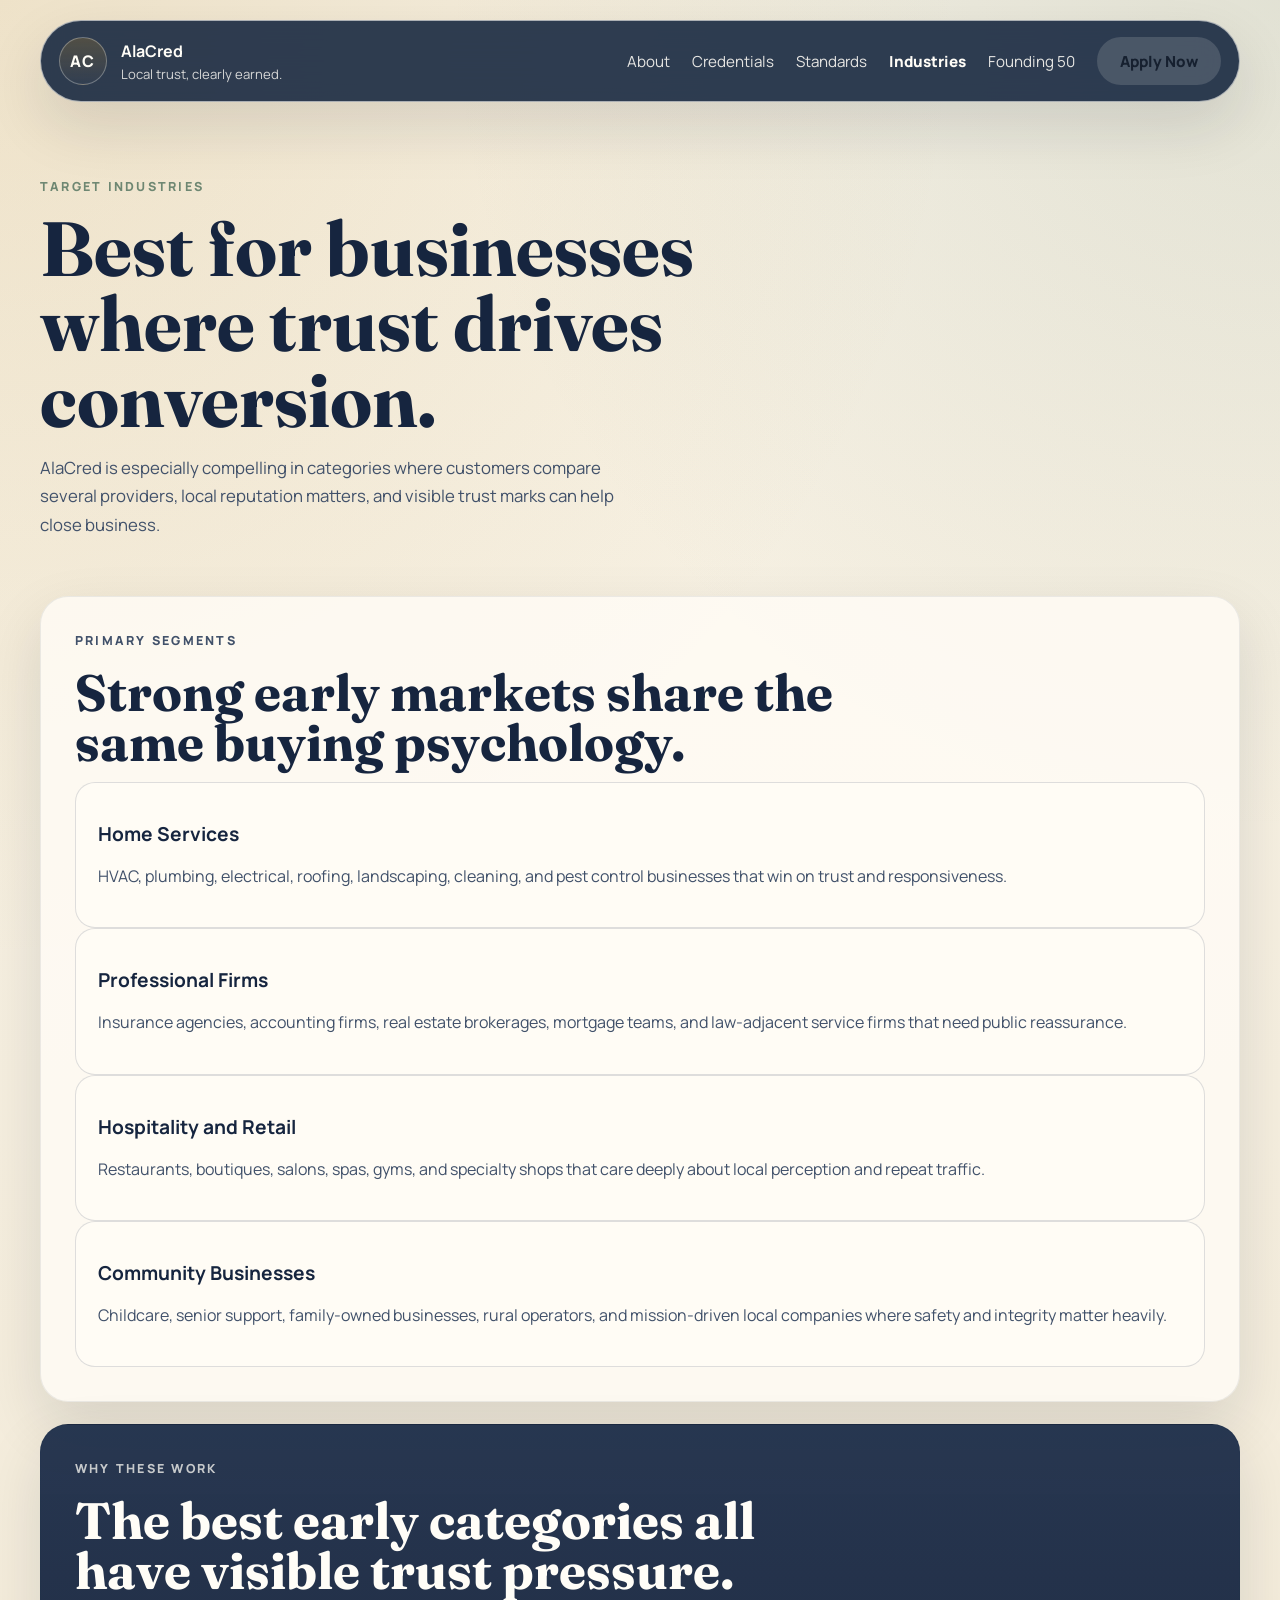
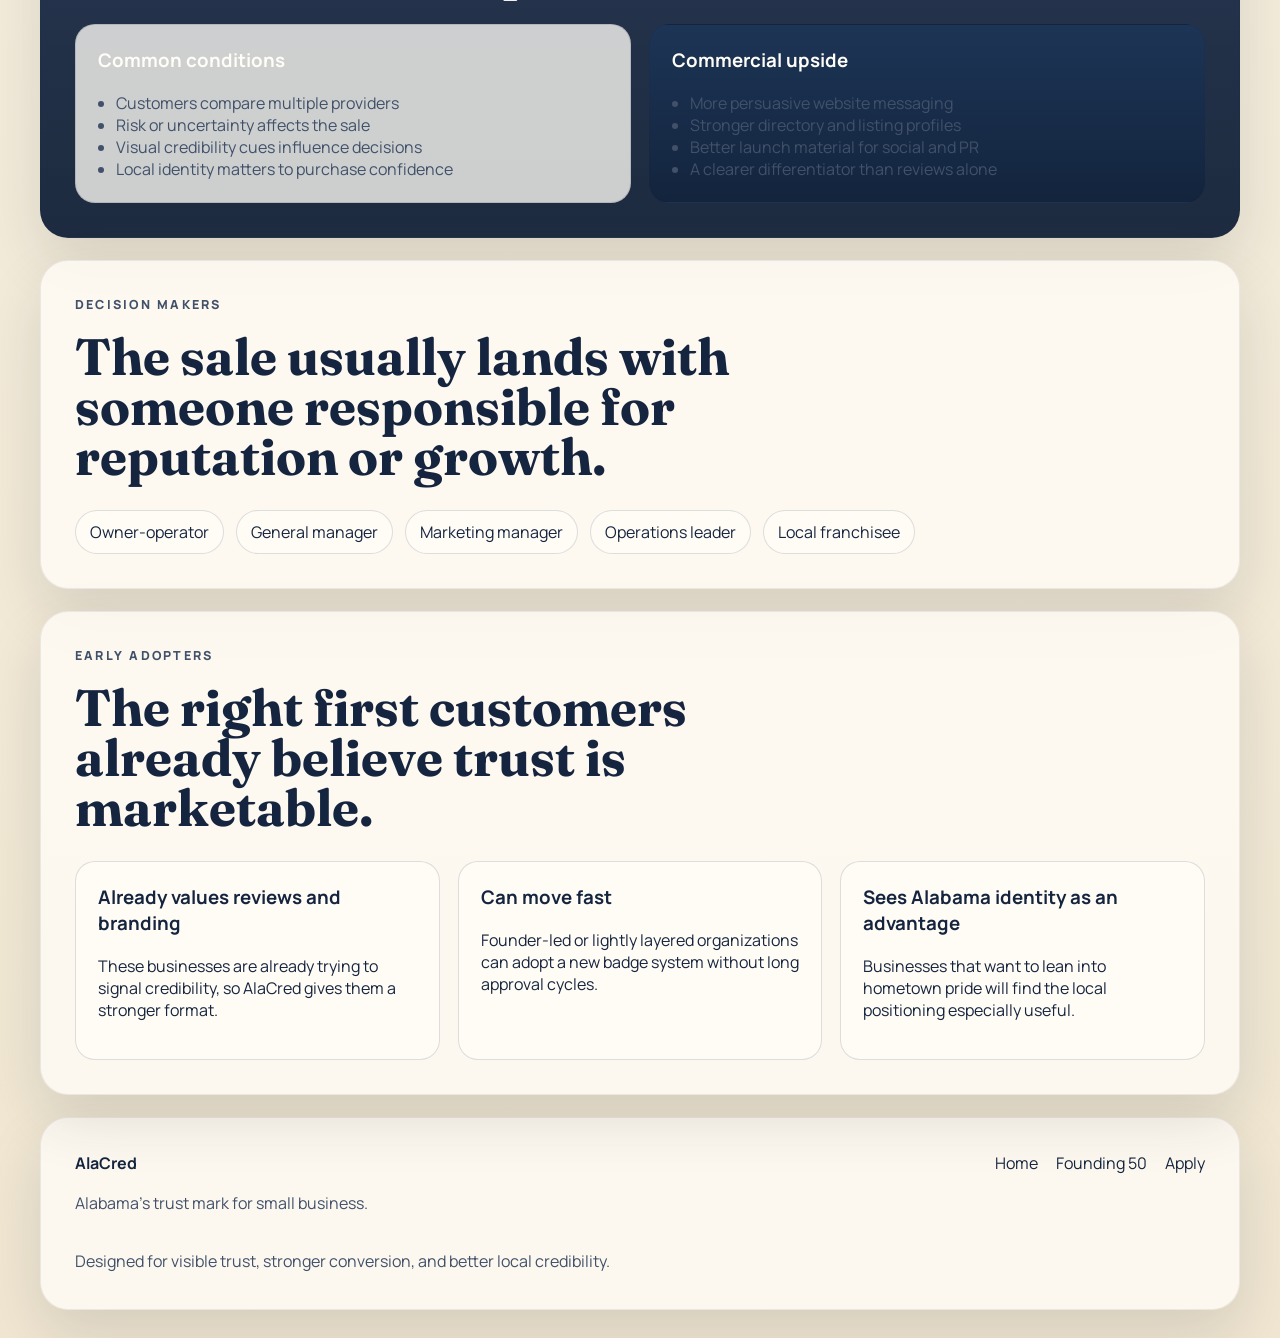
<file: industries.html>
<!DOCTYPE html>
<html lang="en">
  <head>
    <meta charset="UTF-8" />
    <meta name="viewport" content="width=device-width, initial-scale=1.0" />
    <title>AlaCred Industries | Best-Fit Business Categories</title>
    <meta
      name="description"
      content="See which Alabama business categories are the best fit for AlaCred's trust-mark model and why."
    />
    <link rel="preconnect" href="https://fonts.googleapis.com" />
    <link rel="preconnect" href="https://fonts.gstatic.com" crossorigin />
    <link
      href="https://fonts.googleapis.com/css2?family=Fraunces:opsz,wght@9..144,600;9..144,700&family=Manrope:wght@400;500;600;700;800&display=swap"
      rel="stylesheet"
    />
    <link rel="stylesheet" href="./styles.css" />
  </head>
  <body data-page="industries">
    <div class="site-shell">
      <header class="topbar">
        <a class="brand" href="./index.html" aria-label="AlaCred home">
          <span class="brand__seal">AC</span>
          <span class="brand__wording">
            <strong>AlaCred</strong>
            <span>Local trust, clearly earned.</span>
          </span>
        </a>
        <button class="nav-toggle" type="button" aria-expanded="false" aria-label="Open navigation">
          <span></span>
          <span></span>
        </button>
        <nav class="topnav">
          <a href="./about.html">About</a>
          <a href="./credentials.html">Credentials</a>
          <a href="./standards.html">Standards</a>
          <a href="./industries.html">Industries</a>
          <a href="./founding-50.html">Founding 50</a>
          <a class="button button--nav" href="./apply.html">Apply Now</a>
        </nav>
      </header>

      <main>
        <section class="page-hero reveal">
          <p class="eyebrow">Target Industries</p>
          <h1>Best for businesses where trust drives conversion.</h1>
          <p class="page-hero__lede">
            AlaCred is especially compelling in categories where customers compare several providers,
            local reputation matters, and visible trust marks can help close business.
          </p>
        </section>

        <section class="section reveal">
          <div class="section-heading">
            <p class="eyebrow">Primary Segments</p>
            <h2>Strong early markets share the same buying psychology.</h2>
          </div>
          <div class="industry-layout">
            <article class="industry-card">
              <h3>Home Services</h3>
              <p>HVAC, plumbing, electrical, roofing, landscaping, cleaning, and pest control businesses that win on trust and responsiveness.</p>
            </article>
            <article class="industry-card">
              <h3>Professional Firms</h3>
              <p>Insurance agencies, accounting firms, real estate brokerages, mortgage teams, and law-adjacent service firms that need public reassurance.</p>
            </article>
            <article class="industry-card">
              <h3>Hospitality and Retail</h3>
              <p>Restaurants, boutiques, salons, spas, gyms, and specialty shops that care deeply about local perception and repeat traffic.</p>
            </article>
            <article class="industry-card">
              <h3>Community Businesses</h3>
              <p>Childcare, senior support, family-owned businesses, rural operators, and mission-driven local companies where safety and integrity matter heavily.</p>
            </article>
          </div>
        </section>

        <section class="section section--contrast reveal">
          <div class="section-heading">
            <p class="eyebrow">Why These Work</p>
            <h2>The best early categories all have visible trust pressure.</h2>
          </div>
          <div class="comparison-grid">
            <article class="comparison-card">
              <h3>Common conditions</h3>
              <ul>
                <li>Customers compare multiple providers</li>
                <li>Risk or uncertainty affects the sale</li>
                <li>Visual credibility cues influence decisions</li>
                <li>Local identity matters to purchase confidence</li>
              </ul>
            </article>
            <article class="comparison-card comparison-card--accent">
              <h3>Commercial upside</h3>
              <ul>
                <li>More persuasive website messaging</li>
                <li>Stronger directory and listing profiles</li>
                <li>Better launch material for social and PR</li>
                <li>A clearer differentiator than reviews alone</li>
              </ul>
            </article>
          </div>
        </section>

        <section class="section reveal">
          <div class="section-heading">
            <p class="eyebrow">Decision Makers</p>
            <h2>The sale usually lands with someone responsible for reputation or growth.</h2>
          </div>
          <div class="brand-notes">
            <span>Owner-operator</span>
            <span>General manager</span>
            <span>Marketing manager</span>
            <span>Operations leader</span>
            <span>Local franchisee</span>
          </div>
        </section>

        <section class="section reveal">
          <div class="section-heading">
            <p class="eyebrow">Early Adopters</p>
            <h2>The right first customers already believe trust is marketable.</h2>
          </div>
          <div class="launch-grid">
            <article class="launch-card">
              <h3>Already values reviews and branding</h3>
              <p>These businesses are already trying to signal credibility, so AlaCred gives them a stronger format.</p>
            </article>
            <article class="launch-card">
              <h3>Can move fast</h3>
              <p>Founder-led or lightly layered organizations can adopt a new badge system without long approval cycles.</p>
            </article>
            <article class="launch-card">
              <h3>Sees Alabama identity as an advantage</h3>
              <p>Businesses that want to lean into hometown pride will find the local positioning especially useful.</p>
            </article>
          </div>
        </section>
      </main>

      <footer class="footer">
        <div>
          <strong>AlaCred</strong>
          <p>Alabama's trust mark for small business.</p>
        </div>
        <div>
          <a href="./index.html">Home</a>
          <a href="./founding-50.html">Founding 50</a>
          <a href="./apply.html">Apply</a>
        </div>
        <p class="footer__meta">Designed for visible trust, stronger conversion, and better local credibility.</p>
      </footer>
    </div>
    <div class="toast" aria-live="polite" aria-atomic="true"></div>
    <script src="./main.js"></script>
  </body>
</html>
</file>
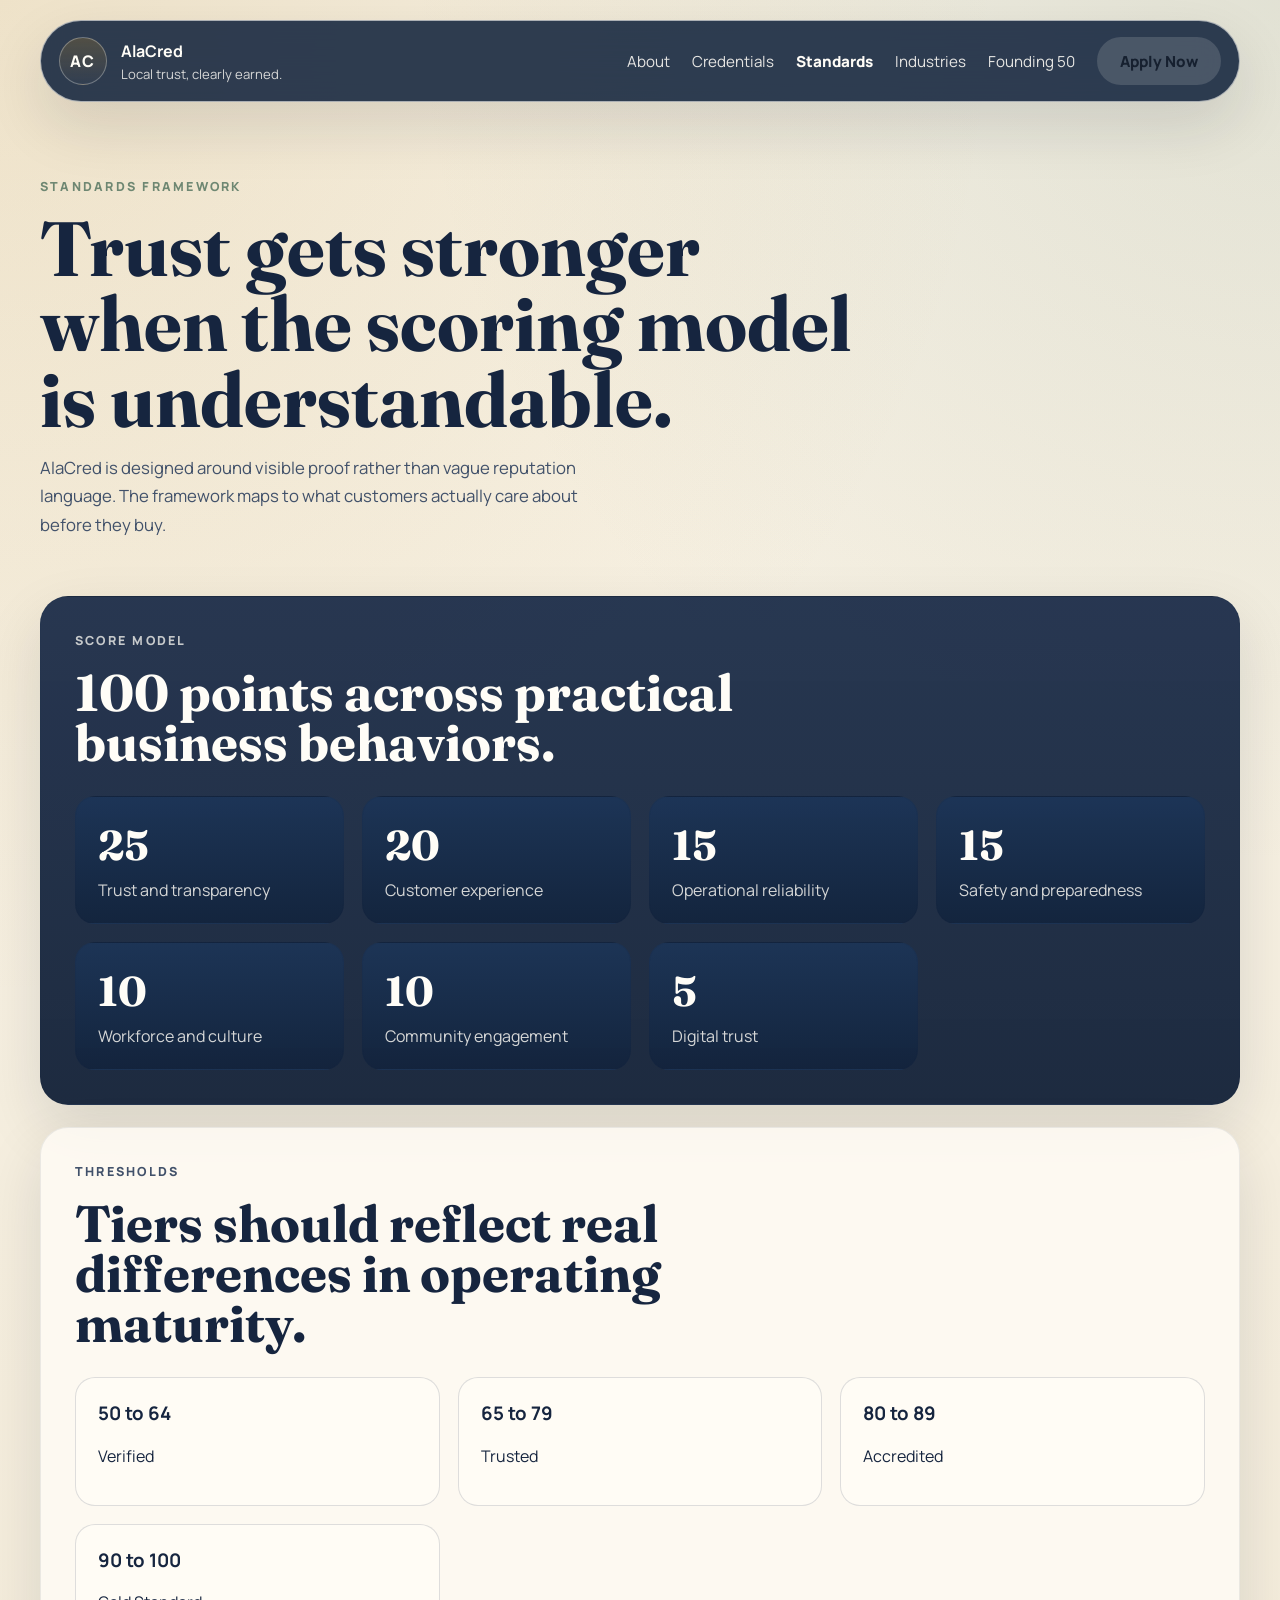
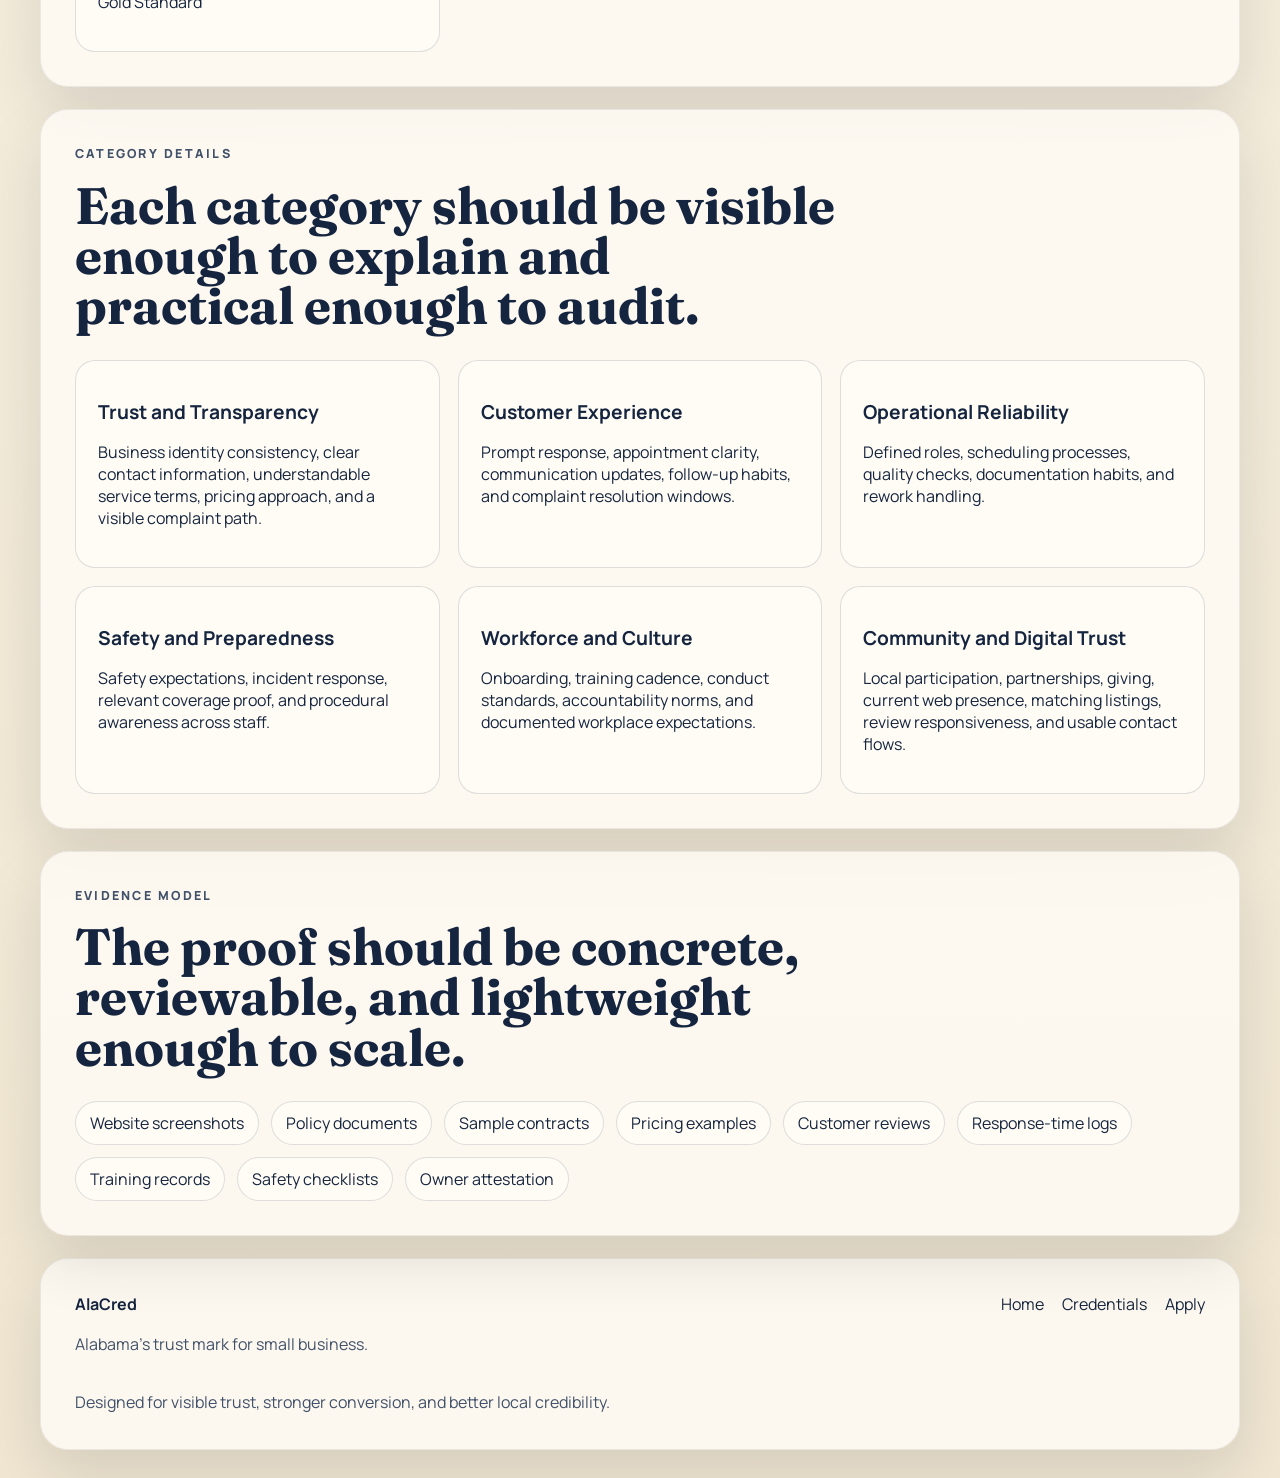
<file: standards.html>
<!DOCTYPE html>
<html lang="en">
  <head>
    <meta charset="UTF-8" />
    <meta name="viewport" content="width=device-width, initial-scale=1.0" />
    <title>AlaCred Standards | Review Framework</title>
    <meta
      name="description"
      content="Understand AlaCred's review framework, scoring categories, evidence model, and how businesses qualify for each tier."
    />
    <link rel="preconnect" href="https://fonts.googleapis.com" />
    <link rel="preconnect" href="https://fonts.gstatic.com" crossorigin />
    <link
      href="https://fonts.googleapis.com/css2?family=Fraunces:opsz,wght@9..144,600;9..144,700&family=Manrope:wght@400;500;600;700;800&display=swap"
      rel="stylesheet"
    />
    <link rel="stylesheet" href="./styles.css" />
  </head>
  <body data-page="standards">
    <div class="site-shell">
      <header class="topbar">
        <a class="brand" href="./index.html" aria-label="AlaCred home">
          <span class="brand__seal">AC</span>
          <span class="brand__wording">
            <strong>AlaCred</strong>
            <span>Local trust, clearly earned.</span>
          </span>
        </a>
        <button class="nav-toggle" type="button" aria-expanded="false" aria-label="Open navigation">
          <span></span>
          <span></span>
        </button>
        <nav class="topnav">
          <a href="./about.html">About</a>
          <a href="./credentials.html">Credentials</a>
          <a href="./standards.html">Standards</a>
          <a href="./industries.html">Industries</a>
          <a href="./founding-50.html">Founding 50</a>
          <a class="button button--nav" href="./apply.html">Apply Now</a>
        </nav>
      </header>

      <main>
        <section class="page-hero reveal">
          <p class="eyebrow">Standards Framework</p>
          <h1>Trust gets stronger when the scoring model is understandable.</h1>
          <p class="page-hero__lede">
            AlaCred is designed around visible proof rather than vague reputation language. The
            framework maps to what customers actually care about before they buy.
          </p>
        </section>

        <section class="section section--contrast reveal">
          <div class="section-heading">
            <p class="eyebrow">Score Model</p>
            <h2>100 points across practical business behaviors.</h2>
          </div>
          <div class="score-grid">
            <article class="score-card">
              <strong>25</strong>
              <span>Trust and transparency</span>
            </article>
            <article class="score-card">
              <strong>20</strong>
              <span>Customer experience</span>
            </article>
            <article class="score-card">
              <strong>15</strong>
              <span>Operational reliability</span>
            </article>
            <article class="score-card">
              <strong>15</strong>
              <span>Safety and preparedness</span>
            </article>
            <article class="score-card">
              <strong>10</strong>
              <span>Workforce and culture</span>
            </article>
            <article class="score-card">
              <strong>10</strong>
              <span>Community engagement</span>
            </article>
            <article class="score-card">
              <strong>5</strong>
              <span>Digital trust</span>
            </article>
          </div>
        </section>

        <section class="section reveal">
          <div class="section-heading">
            <p class="eyebrow">Thresholds</p>
            <h2>Tiers should reflect real differences in operating maturity.</h2>
          </div>
          <div class="launch-grid">
            <article class="launch-card">
              <h3>50 to 64</h3>
              <p>Verified</p>
            </article>
            <article class="launch-card">
              <h3>65 to 79</h3>
              <p>Trusted</p>
            </article>
            <article class="launch-card">
              <h3>80 to 89</h3>
              <p>Accredited</p>
            </article>
            <article class="launch-card">
              <h3>90 to 100</h3>
              <p>Gold Standard</p>
            </article>
          </div>
        </section>

        <section class="section reveal">
          <div class="section-heading">
            <p class="eyebrow">Category Details</p>
            <h2>Each category should be visible enough to explain and practical enough to audit.</h2>
          </div>
          <div class="standards">
            <article>
              <h3>Trust and Transparency</h3>
              <p>Business identity consistency, clear contact information, understandable service terms, pricing approach, and a visible complaint path.</p>
            </article>
            <article>
              <h3>Customer Experience</h3>
              <p>Prompt response, appointment clarity, communication updates, follow-up habits, and complaint resolution windows.</p>
            </article>
            <article>
              <h3>Operational Reliability</h3>
              <p>Defined roles, scheduling processes, quality checks, documentation habits, and rework handling.</p>
            </article>
            <article>
              <h3>Safety and Preparedness</h3>
              <p>Safety expectations, incident response, relevant coverage proof, and procedural awareness across staff.</p>
            </article>
            <article>
              <h3>Workforce and Culture</h3>
              <p>Onboarding, training cadence, conduct standards, accountability norms, and documented workplace expectations.</p>
            </article>
            <article>
              <h3>Community and Digital Trust</h3>
              <p>Local participation, partnerships, giving, current web presence, matching listings, review responsiveness, and usable contact flows.</p>
            </article>
          </div>
        </section>

        <section class="section reveal">
          <div class="section-heading">
            <p class="eyebrow">Evidence Model</p>
            <h2>The proof should be concrete, reviewable, and lightweight enough to scale.</h2>
          </div>
          <div class="brand-notes">
            <span>Website screenshots</span>
            <span>Policy documents</span>
            <span>Sample contracts</span>
            <span>Pricing examples</span>
            <span>Customer reviews</span>
            <span>Response-time logs</span>
            <span>Training records</span>
            <span>Safety checklists</span>
            <span>Owner attestation</span>
          </div>
        </section>
      </main>

      <footer class="footer">
        <div>
          <strong>AlaCred</strong>
          <p>Alabama's trust mark for small business.</p>
        </div>
        <div>
          <a href="./index.html">Home</a>
          <a href="./credentials.html">Credentials</a>
          <a href="./apply.html">Apply</a>
        </div>
        <p class="footer__meta">Designed for visible trust, stronger conversion, and better local credibility.</p>
      </footer>
    </div>
    <div class="toast" aria-live="polite" aria-atomic="true"></div>
    <script src="./main.js"></script>
  </body>
</html>
</file>
<file: styles.css>
:root {
  --bg: #f5efdf;
  --paper: #fbf7ec;
  --ink: #16253f;
  --ink-soft: #41516a;
  --line: rgba(22, 37, 63, 0.14);
  --navy: #1d3557;
  --navy-deep: #13243d;
  --brass: #bb8a2c;
  --sage: #6e8772;
  --white: #fffdf7;
  --shadow: 0 24px 60px rgba(16, 27, 42, 0.12);
  --radius-lg: 28px;
  --radius-md: 20px;
  --radius-sm: 14px;
}

*,
*::before,
*::after {
  box-sizing: border-box;
}

html {
  scroll-behavior: smooth;
}

body {
  margin: 0;
  font-family: "Manrope", sans-serif;
  color: var(--ink);
  background:
    radial-gradient(circle at top left, rgba(187, 138, 44, 0.16), transparent 30%),
    radial-gradient(circle at top right, rgba(110, 135, 114, 0.16), transparent 26%),
    linear-gradient(180deg, #f8f3e7 0%, #f0e6d1 100%);
}

a {
  color: inherit;
  text-decoration: none;
}

button,
input,
select,
textarea {
  font: inherit;
}

.site-shell {
  width: min(1200px, calc(100% - 32px));
  margin: 20px auto 28px;
}

.topbar {
  position: sticky;
  top: 16px;
  z-index: 20;
  display: flex;
  align-items: center;
  justify-content: space-between;
  gap: 20px;
  padding: 16px 18px;
  border: 1px solid rgba(255, 253, 247, 0.6);
  border-radius: 999px;
  background: rgba(19, 36, 61, 0.88);
  backdrop-filter: blur(18px);
  box-shadow: var(--shadow);
}

.brand {
  display: inline-flex;
  align-items: center;
  gap: 14px;
  color: var(--white);
}

.brand__seal {
  display: grid;
  place-items: center;
  width: 48px;
  height: 48px;
  border: 1px solid rgba(255, 253, 247, 0.3);
  border-radius: 50%;
  background: linear-gradient(180deg, rgba(187, 138, 44, 0.25), rgba(255, 253, 247, 0.02));
  font-weight: 800;
  letter-spacing: 0.08em;
}

.brand__wording {
  display: flex;
  flex-direction: column;
  gap: 3px;
  font-size: 0.82rem;
  color: rgba(255, 253, 247, 0.8);
}

.brand__wording strong {
  font-size: 1rem;
  color: var(--white);
}

.topnav {
  display: flex;
  align-items: center;
  gap: 22px;
  color: rgba(255, 253, 247, 0.88);
}

.topnav a {
  font-size: 0.95rem;
}

.topnav a.is-active {
  color: var(--white);
  font-weight: 800;
}

.nav-toggle {
  display: none;
  width: 48px;
  height: 48px;
  border: 0;
  border-radius: 50%;
  background: rgba(255, 255, 255, 0.08);
  padding: 0;
}

.nav-toggle span {
  display: block;
  width: 18px;
  height: 2px;
  margin: 5px auto;
  background: var(--white);
}

.button,
.button--ghost,
.button--nav {
  display: inline-flex;
  align-items: center;
  justify-content: center;
  min-height: 48px;
  padding: 0 22px;
  border-radius: 999px;
  border: 1px solid transparent;
  transition: transform 180ms ease, background-color 180ms ease, color 180ms ease, border-color 180ms ease;
}

.button {
  background: linear-gradient(135deg, var(--brass), #d8a94b);
  color: #16202f;
  font-weight: 800;
}

.button:hover,
.button--ghost:hover,
.button--nav:hover {
  transform: translateY(-1px);
}

.button--ghost {
  border-color: var(--line);
  background: rgba(255, 253, 247, 0.7);
  color: var(--ink);
}

.button--nav {
  background: rgba(255, 253, 247, 0.14);
}

.hero {
  display: grid;
  grid-template-columns: 1.15fr 0.85fr;
  gap: 36px;
  padding: 72px 0 48px;
  align-items: center;
}

.page-hero {
  padding: 76px 0 18px;
  max-width: 860px;
}

.page-hero h1 {
  font-size: clamp(3rem, 6vw, 5.2rem);
  margin: 0;
  font-family: "Fraunces", serif;
  line-height: 0.98;
}

.page-hero__lede {
  max-width: 58ch;
  color: var(--ink-soft);
  line-height: 1.7;
  font-size: 1.05rem;
}

.eyebrow {
  margin: 0 0 16px;
  color: var(--sage);
  text-transform: uppercase;
  letter-spacing: 0.18em;
  font-size: 0.78rem;
  font-weight: 800;
}

.hero h1,
.section-heading h2,
.proof-grid h2,
.launch-banner h2 {
  margin: 0;
  font-family: "Fraunces", serif;
  line-height: 0.98;
}

.hero h1 {
  font-size: clamp(3rem, 6vw, 5.8rem);
  max-width: 12ch;
}

.hero__lede,
.section-heading p,
.proof-grid p,
.tier-card p,
.industry-card p,
.step-card p,
.trust-card p,
.pricing-note,
.launch-banner p,
.faq-list p,
.footer p {
  color: var(--ink-soft);
  line-height: 1.65;
}

.hero__actions {
  display: flex;
  flex-wrap: wrap;
  gap: 14px;
  margin: 30px 0 24px;
}

.hero__signals {
  display: flex;
  flex-wrap: wrap;
  gap: 10px;
  padding: 0;
  margin: 0;
  list-style: none;
}

.hero__signals li,
.launch-banner__tags span,
.asset-board span {
  padding: 10px 14px;
  border: 1px solid var(--line);
  border-radius: 999px;
  background: rgba(255, 253, 247, 0.72);
  font-size: 0.92rem;
}

.trust-card {
  overflow: hidden;
  border: 1px solid rgba(22, 37, 63, 0.08);
  border-radius: var(--radius-lg);
  background: linear-gradient(180deg, rgba(255, 253, 247, 0.95), rgba(252, 246, 232, 0.92));
  box-shadow: var(--shadow);
}

.trust-card__seal {
  display: grid;
  gap: 8px;
  padding: 34px 28px;
  background:
    radial-gradient(circle at top, rgba(187, 138, 44, 0.26), transparent 55%),
    linear-gradient(180deg, var(--navy), var(--navy-deep));
  color: var(--white);
  text-align: center;
}

.trust-card__seal span {
  justify-self: center;
  width: 82px;
  height: 82px;
  border: 1px solid rgba(255, 253, 247, 0.28);
  border-radius: 50%;
  display: grid;
  place-items: center;
  font-weight: 800;
  letter-spacing: 0.12em;
}

.trust-card__seal strong {
  font-family: "Fraunces", serif;
  font-size: 2rem;
}

.trust-card__body {
  padding: 28px;
}

.trust-card dl {
  display: grid;
  gap: 18px;
  margin: 22px 0 0;
}

.trust-card dt {
  font-size: 0.82rem;
  letter-spacing: 0.14em;
  text-transform: uppercase;
  color: var(--sage);
  margin-bottom: 6px;
  font-weight: 800;
}

.proof-grid,
.section,
.footer {
  margin-top: 22px;
  padding: 34px;
  border: 1px solid rgba(22, 37, 63, 0.08);
  border-radius: var(--radius-lg);
  background: rgba(255, 252, 246, 0.82);
  box-shadow: var(--shadow);
}

.proof-grid {
  display: grid;
  grid-template-columns: 1.3fr 1fr 1fr 1fr;
  gap: 18px;
}

.proof-grid article,
.step-card,
.tier-card,
.industry-card,
.price-card,
.standards article,
.feature-panel,
.launch-card,
.comparison-card,
.pillar-card,
.content-panel,
.score-card {
  padding: 22px;
  border: 1px solid var(--line);
  border-radius: var(--radius-md);
  background: rgba(255, 253, 247, 0.78);
}

.section-heading {
  max-width: 760px;
}

.section-heading h2 {
  font-size: clamp(2.1rem, 4vw, 4rem);
  margin-bottom: 14px;
}

.feature-split,
.comparison-grid,
.pillars-grid,
.two-column-panels,
.launch-grid,
.score-grid {
  display: grid;
  gap: 18px;
  margin-top: 28px;
}

.feature-split,
.launch-grid {
  grid-template-columns: repeat(3, minmax(0, 1fr));
}

.comparison-grid,
.two-column-panels {
  grid-template-columns: repeat(2, minmax(0, 1fr));
}

.pillars-grid {
  grid-template-columns: repeat(3, minmax(0, 1fr));
}

.score-grid {
  grid-template-columns: repeat(4, minmax(0, 1fr));
}

.feature-panel h3,
.launch-card h3,
.comparison-card h3,
.pillar-card h3,
.content-panel h3,
.score-card strong {
  margin-top: 0;
}

.comparison-card--accent,
.score-card {
  background: linear-gradient(180deg, rgba(29, 53, 87, 0.95), rgba(19, 36, 61, 0.96));
  color: var(--white);
}

.comparison-card--accent ul,
.score-card span {
  color: rgba(255, 253, 247, 0.82);
}

.content-panel ul,
.comparison-card ul {
  margin: 0;
  padding-left: 18px;
  color: var(--ink-soft);
}

.score-card {
  display: grid;
  gap: 8px;
}

.score-card strong {
  font-family: "Fraunces", serif;
  font-size: 2.6rem;
}

.steps,
.tiers,
.pricing-grid {
  display: grid;
  gap: 18px;
  margin-top: 28px;
}

.steps {
  grid-template-columns: repeat(4, minmax(0, 1fr));
}

.step-card span,
.tier-card__level {
  display: inline-flex;
  align-items: center;
  justify-content: center;
  min-width: 62px;
  padding: 8px 12px;
  border-radius: 999px;
  background: rgba(110, 135, 114, 0.12);
  color: var(--sage);
  font-weight: 800;
  font-size: 0.86rem;
  letter-spacing: 0.08em;
  text-transform: uppercase;
}

.tiers {
  grid-template-columns: repeat(4, minmax(0, 1fr));
}

.tier-card h3,
.step-card h3,
.industry-card h3,
.price-card h3,
.standards h3,
.proof-grid h3 {
  margin: 16px 0 10px;
  font-size: 1.2rem;
}

.tier-card ul {
  padding-left: 18px;
  color: var(--ink-soft);
}

.tier-card--featured,
.price-card--accent {
  background: linear-gradient(180deg, rgba(29, 53, 87, 0.95), rgba(19, 36, 61, 0.96));
  color: var(--white);
}

.tier-card--featured p,
.price-card--accent p,
.price-card--accent span,
.tier-card--featured ul {
  color: rgba(255, 253, 247, 0.82);
}

.section--contrast {
  background: linear-gradient(180deg, rgba(28, 45, 73, 0.95), rgba(20, 34, 57, 0.96));
  color: var(--white);
}

.section--contrast .section-heading p,
.section--contrast .section-heading .eyebrow,
.section--contrast .pricing-note,
.section--contrast .tier-card p,
.section--contrast .price-card p {
  color: rgba(255, 253, 247, 0.74);
}

.standards {
  display: grid;
  grid-template-columns: repeat(3, minmax(0, 1fr));
  gap: 18px;
  margin-top: 28px;
}

.section--grid .industry-layout {
  display: grid;
  grid-template-columns: repeat(2, minmax(0, 1fr));
  gap: 18px;
  margin-top: 28px;
}

.asset-board {
  display: flex;
  flex-wrap: wrap;
  gap: 12px;
  margin-top: 28px;
}

.brand-notes {
  display: flex;
  flex-wrap: wrap;
  gap: 12px;
  margin-top: 28px;
}

.brand-notes span {
  padding: 10px 14px;
  border: 1px solid var(--line);
  border-radius: 999px;
  background: rgba(255, 253, 247, 0.82);
}

.pricing-grid {
  grid-template-columns: repeat(4, minmax(0, 1fr));
}

.price {
  margin: 14px 0 10px;
  font-family: "Fraunces", serif;
  font-size: 2.8rem;
}

.price span {
  font-size: 1rem;
  margin-left: 6px;
  color: var(--ink-soft);
}

.launch-banner {
  display: grid;
  grid-template-columns: 1.1fr 0.9fr;
  gap: 28px;
  align-items: center;
}

.launch-banner__tags {
  display: flex;
  flex-wrap: wrap;
  gap: 12px;
}

.cta-row {
  display: flex;
  flex-wrap: wrap;
  gap: 14px;
  margin-top: 28px;
}

.section--split {
  display: grid;
  grid-template-columns: 0.9fr 1.1fr;
  gap: 28px;
}

.apply-form {
  display: grid;
  grid-template-columns: repeat(2, minmax(0, 1fr));
  gap: 16px;
}

.apply-form label {
  display: grid;
  gap: 8px;
  font-weight: 700;
}

.apply-form input,
.apply-form select,
.apply-form textarea {
  width: 100%;
  border: 1px solid var(--line);
  border-radius: 16px;
  padding: 14px 16px;
  background: rgba(255, 253, 247, 0.92);
  color: var(--ink);
}

.apply-form__full,
.apply-form__actions {
  grid-column: 1 / -1;
}

.apply-form__actions {
  display: flex;
  flex-wrap: wrap;
  align-items: center;
  gap: 16px;
  margin-top: 4px;
}

.text-link {
  color: var(--navy);
  font-weight: 700;
}

.faq-list {
  display: grid;
  gap: 14px;
  margin-top: 28px;
}

.faq-list details {
  padding: 18px 20px;
  border: 1px solid var(--line);
  border-radius: 18px;
  background: rgba(255, 253, 247, 0.82);
}

.faq-list summary {
  cursor: pointer;
  font-weight: 800;
}

.footer {
  display: grid;
  grid-template-columns: 1fr auto;
  gap: 16px 24px;
  align-items: start;
}

.footer > div:nth-child(2) {
  display: flex;
  gap: 18px;
  flex-wrap: wrap;
}

.footer__meta {
  grid-column: 1 / -1;
  margin: 0;
}

.toast {
  position: fixed;
  right: 24px;
  bottom: 24px;
  padding: 14px 18px;
  border-radius: 16px;
  background: rgba(19, 36, 61, 0.96);
  color: var(--white);
  box-shadow: var(--shadow);
  opacity: 0;
  pointer-events: none;
  transform: translateY(10px);
  transition: opacity 180ms ease, transform 180ms ease;
}

.toast.is-visible {
  opacity: 1;
  transform: translateY(0);
}

.reveal {
  opacity: 0;
  transform: translateY(18px);
  transition: opacity 600ms ease, transform 600ms ease;
}

.reveal.is-visible {
  opacity: 1;
  transform: translateY(0);
}

@media (max-width: 1080px) {
  .hero,
  .proof-grid,
  .steps,
  .tiers,
  .standards,
  .pricing-grid,
  .launch-banner,
  .section--split,
  .section--grid .industry-layout,
  .feature-split,
  .launch-grid,
  .pillars-grid,
  .comparison-grid,
  .two-column-panels,
  .score-grid {
    grid-template-columns: repeat(2, minmax(0, 1fr));
  }

  .proof-grid article:first-child,
  .section-heading,
  .launch-banner > div:first-child {
    grid-column: 1 / -1;
  }
}

@media (max-width: 760px) {
  .site-shell {
    width: min(100% - 18px, 100%);
    margin: 10px auto 18px;
  }

  .topbar {
    top: 10px;
    border-radius: 28px;
    align-items: flex-start;
    flex-wrap: wrap;
  }

  .nav-toggle {
    display: block;
  }

  .topnav {
    display: none;
    width: 100%;
    flex-direction: column;
    align-items: flex-start;
    gap: 14px;
    padding-top: 8px;
  }

  .topnav.is-open {
    display: flex;
  }

  .hero,
  .proof-grid,
  .steps,
  .tiers,
  .standards,
  .pricing-grid,
  .launch-banner,
  .section--split,
  .section--grid .industry-layout,
  .apply-form,
  .footer,
  .feature-split,
  .launch-grid,
  .pillars-grid,
  .comparison-grid,
  .two-column-panels,
  .score-grid {
    grid-template-columns: 1fr;
  }

  .proof-grid,
  .section,
  .footer {
    padding: 24px;
  }

  .hero {
    padding-top: 34px;
  }

  .hero h1 {
    max-width: 100%;
  }

  .page-hero {
    padding-top: 36px;
  }
}
</file>
